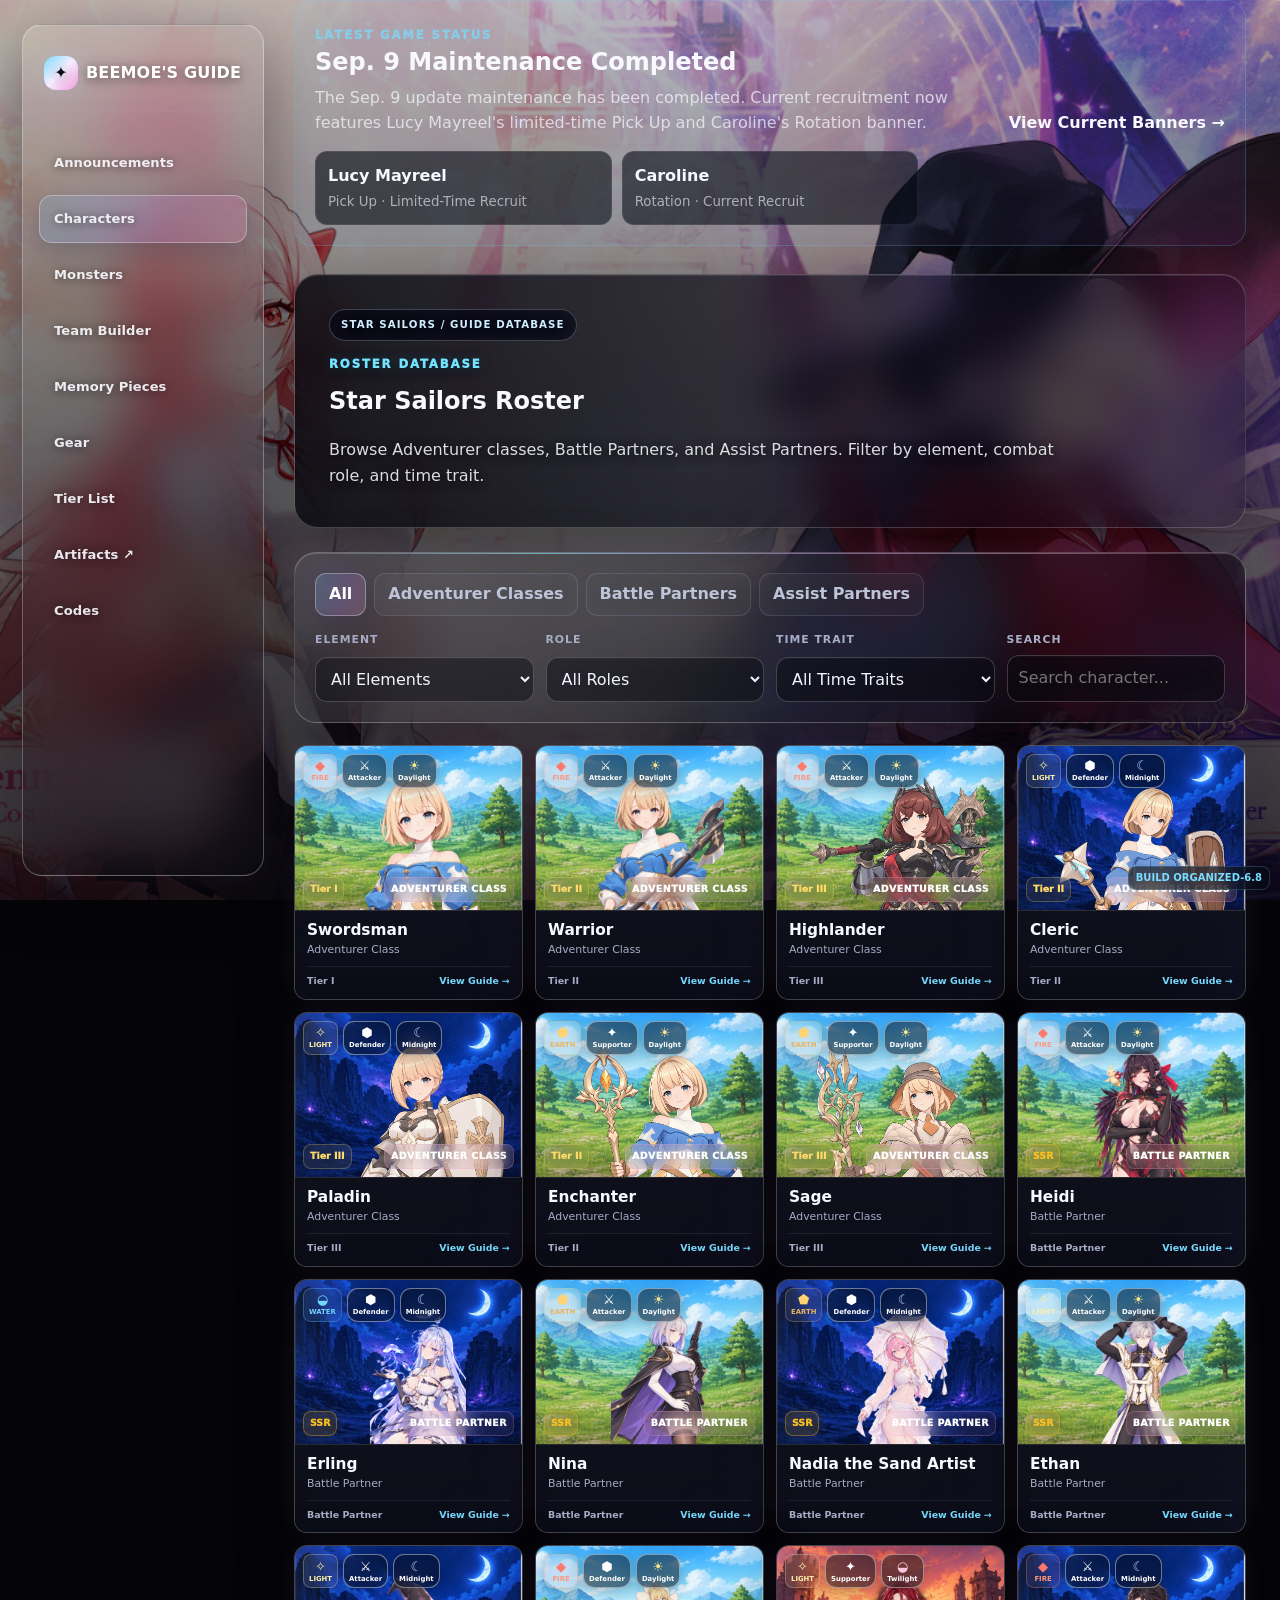
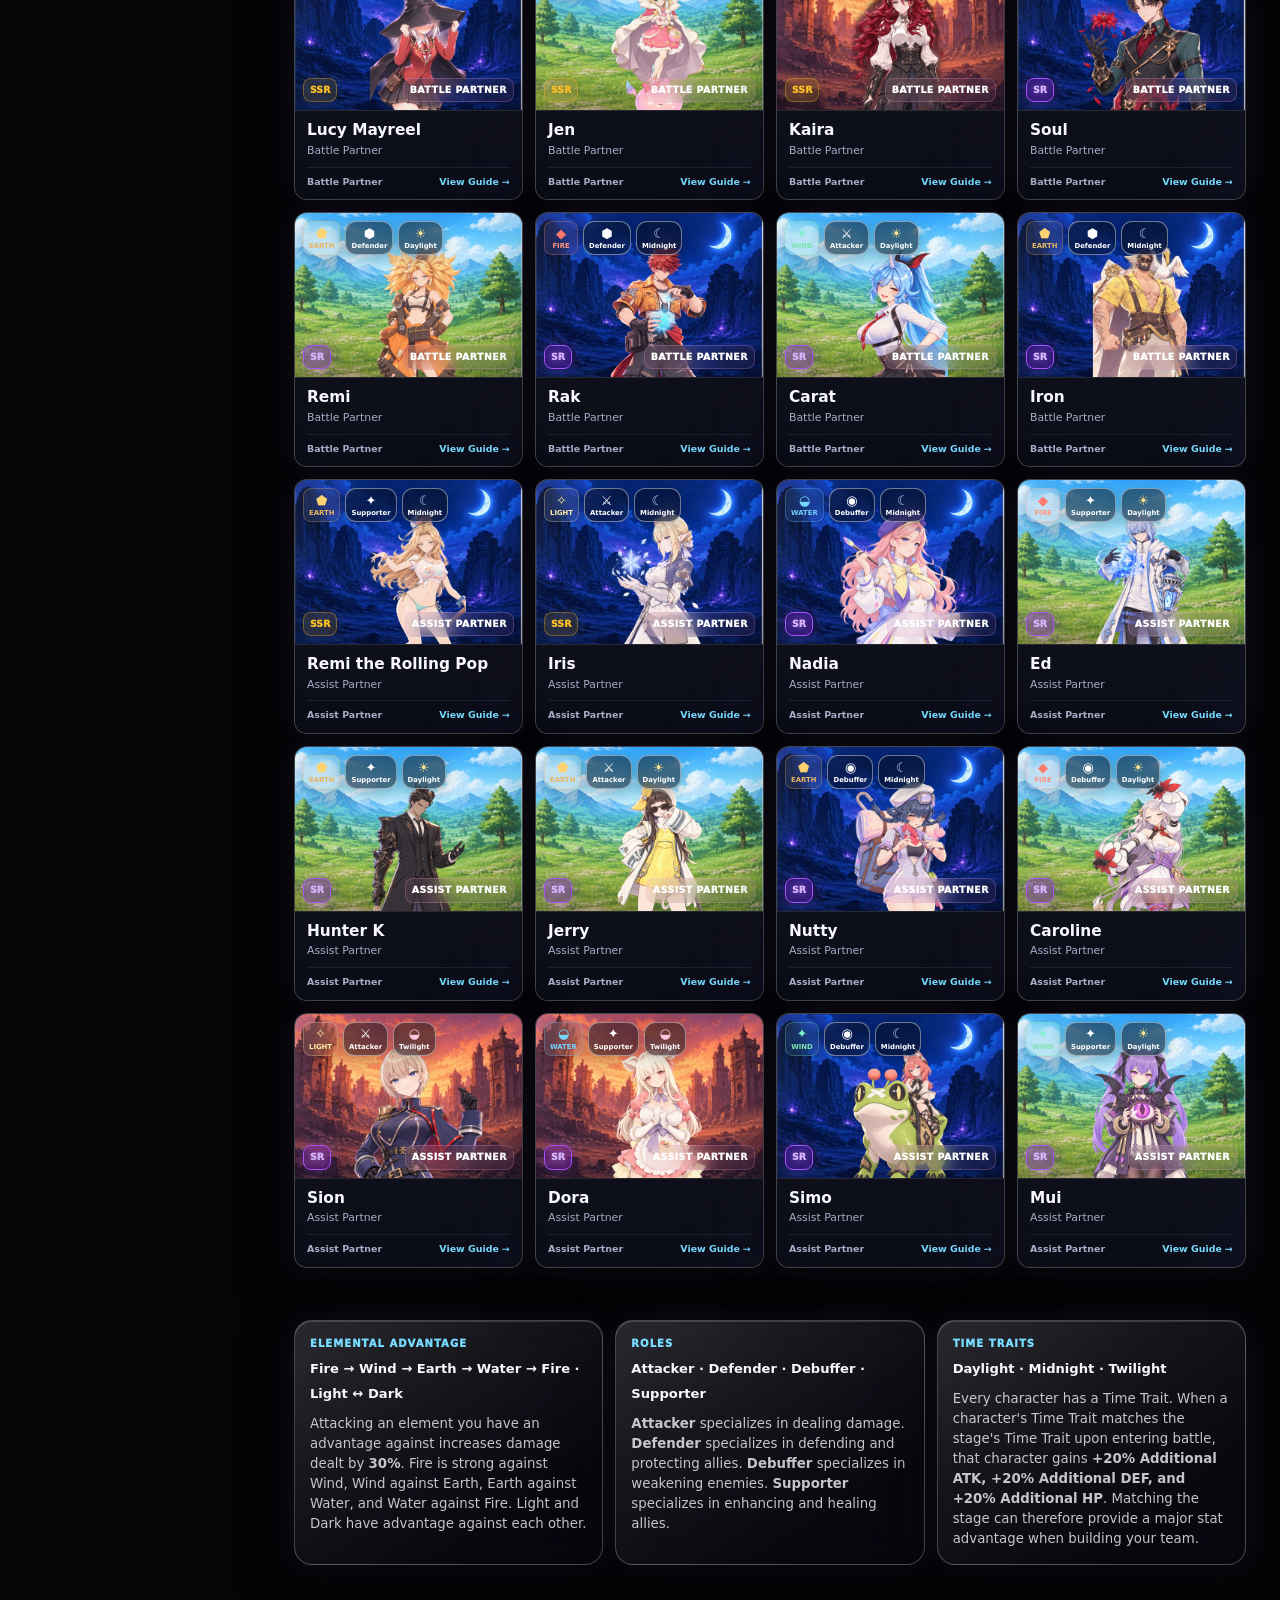
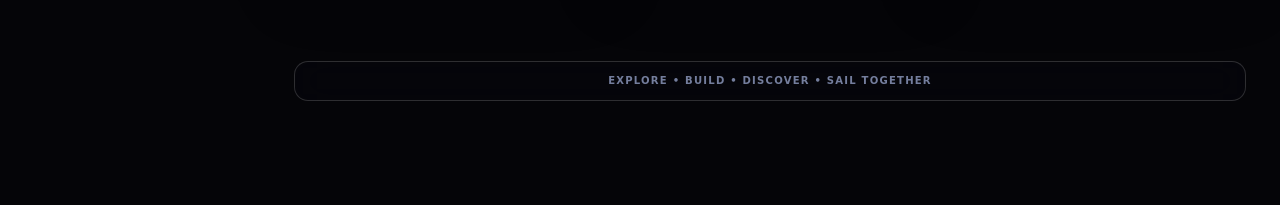
<file: index.html>
<!DOCTYPE html>
<html lang="en"><head><meta charset="UTF-8"><meta name="viewport" content="width=device-width, initial-scale=1.0"><meta name="description" content="Beemoe's Guide – Star Sailor's Edition"><title>Beemoe's Guide | Star Sailors</title><link rel="stylesheet" href="./css/base.css?v=1"><link rel="stylesheet" href="./css/retro-theme.css?v=1"><link rel="stylesheet" href="./css/layout-fix.css?v=1"><link rel="stylesheet" href="./css/anime-glass-theme.css?v=1"><link rel="stylesheet" href="./css/rarity-colors.css?v=2"><link rel="stylesheet" href="./css/announcements.css?v=1"><link rel="stylesheet" href="./css/roster-compact.css?v=4"></head><body>
<header class="topbar"><a class="logo" href="index.html"><span>✦</span> BEEMOE'S GUIDE</a><button id="menuBtn" class="menu-btn" aria-label="Open menu">☰</button><nav id="navLinks"><a href="announcements.html">Announcements</a><a class="active" href="index.html">Characters</a><a href="monsters.html">Monsters</a><a href="team-builder.html">Team Builder</a><a href="memory-pieces.html">Memory Pieces</a><a href="gear.html">Gear</a><a href="tier-list.html">Tier List</a><a href="https://argasaragih.com/star-sailors/artifacts" target="_blank" rel="noopener noreferrer" title="Open external Artifact guide">Artifacts ↗</a><a href="codes.html">Codes</a></nav></header>
<main class="wrap"><section class="home-news"><div class="home-news-top"><div><p class="eyebrow">LATEST GAME STATUS</p><h1>Sep. 9 Maintenance Completed</h1><p>The Sep. 9 update maintenance has been completed. Current recruitment now features Lucy Mayreel's limited-time Pick Up and Caroline's Rotation banner.</p></div><a class="home-news-link" href="announcements.html">View Current Banners →</a></div><div class="home-banner-mini"><a href="announcements.html"><strong>Lucy Mayreel</strong><small>Pick Up · Limited-Time Recruit</small></a><a href="announcements.html"><strong>Caroline</strong><small>Rotation · Current Recruit</small></a></div></section><section class="page-head"><p class="eyebrow">ROSTER DATABASE</p><h2>Star Sailors Roster</h2><p>Browse Adventurer classes, Battle Partners, and Assist Partners. Filter by element, combat role, and time trait.</p></section><section class="database-toolbar"><div class="database-tabs" id="typeTabs"><button class="db-tab active" data-type="all">All</button><button class="db-tab" data-type="adventurer">Adventurer Classes</button><button class="db-tab" data-type="battle">Battle Partners</button><button class="db-tab" data-type="assist">Assist Partners</button></div><div class="filter-grid"><label><span>Element</span><select id="elementFilter"><option value="all">All Elements</option><option>Fire</option><option>Wind</option><option>Earth</option><option>Water</option><option>Dark</option><option>Light</option></select></label><label><span>Role</span><select id="roleFilter"><option value="all">All Roles</option><option>Attacker</option><option>Defender</option><option>Debuffer</option><option>Supporter</option></select></label><label><span>Time Trait</span><select id="timeFilter"><option value="all">All Time Traits</option><option>Daylight</option><option>Midnight</option><option>Twilight</option></select></label><label class="search-box"><span>Search</span><input id="searchInput" type="search" placeholder="Search character..."></label></div></section><section><div id="characterGrid" class="character-grid"></div></section><section class="info-strip"><div><span class="info-kicker">ELEMENTAL ADVANTAGE</span><strong>Fire → Wind → Earth → Water → Fire · Light ↔ Dark</strong><small style="display:block;margin-top:8px;line-height:1.5;opacity:.78">Attacking an element you have an advantage against increases damage dealt by <b>30%</b>. Fire is strong against Wind, Wind against Earth, Earth against Water, and Water against Fire. Light and Dark have advantage against each other.</small></div><div><span class="info-kicker">ROLES</span><strong>Attacker · Defender · Debuffer · Supporter</strong><small style="display:block;margin-top:8px;line-height:1.5;opacity:.78"><b>Attacker</b> specializes in dealing damage. <b>Defender</b> specializes in defending and protecting allies. <b>Debuffer</b> specializes in weakening enemies. <b>Supporter</b> specializes in enhancing and healing allies.</small></div><div><span class="info-kicker">TIME TRAITS</span><strong>Daylight · Midnight · Twilight</strong><small style="display:block;margin-top:8px;line-height:1.5;opacity:.78">Every character has a Time Trait. When a character's Time Trait matches the stage's Time Trait upon entering battle, that character gains <b>+20% Additional ATK, +20% Additional DEF, and +20% Additional HP</b>. Matching the stage can therefore provide a major stat advantage when building your team.</small></div></section></main>
<script src="./data/game-data.js?v=12"></script><script src="./js/main.js?v=4"></script><div style="position:fixed;right:10px;bottom:10px;z-index:9999;font:700 10px/1.2 system-ui;padding:5px 7px;border-radius:8px;background:rgba(8,11,18,.62);backdrop-filter:blur(10px);color:#77dcff;border:1px solid rgba(119,220,255,.2)">BUILD ORGANIZED-6.8</div></body></html>
</file>
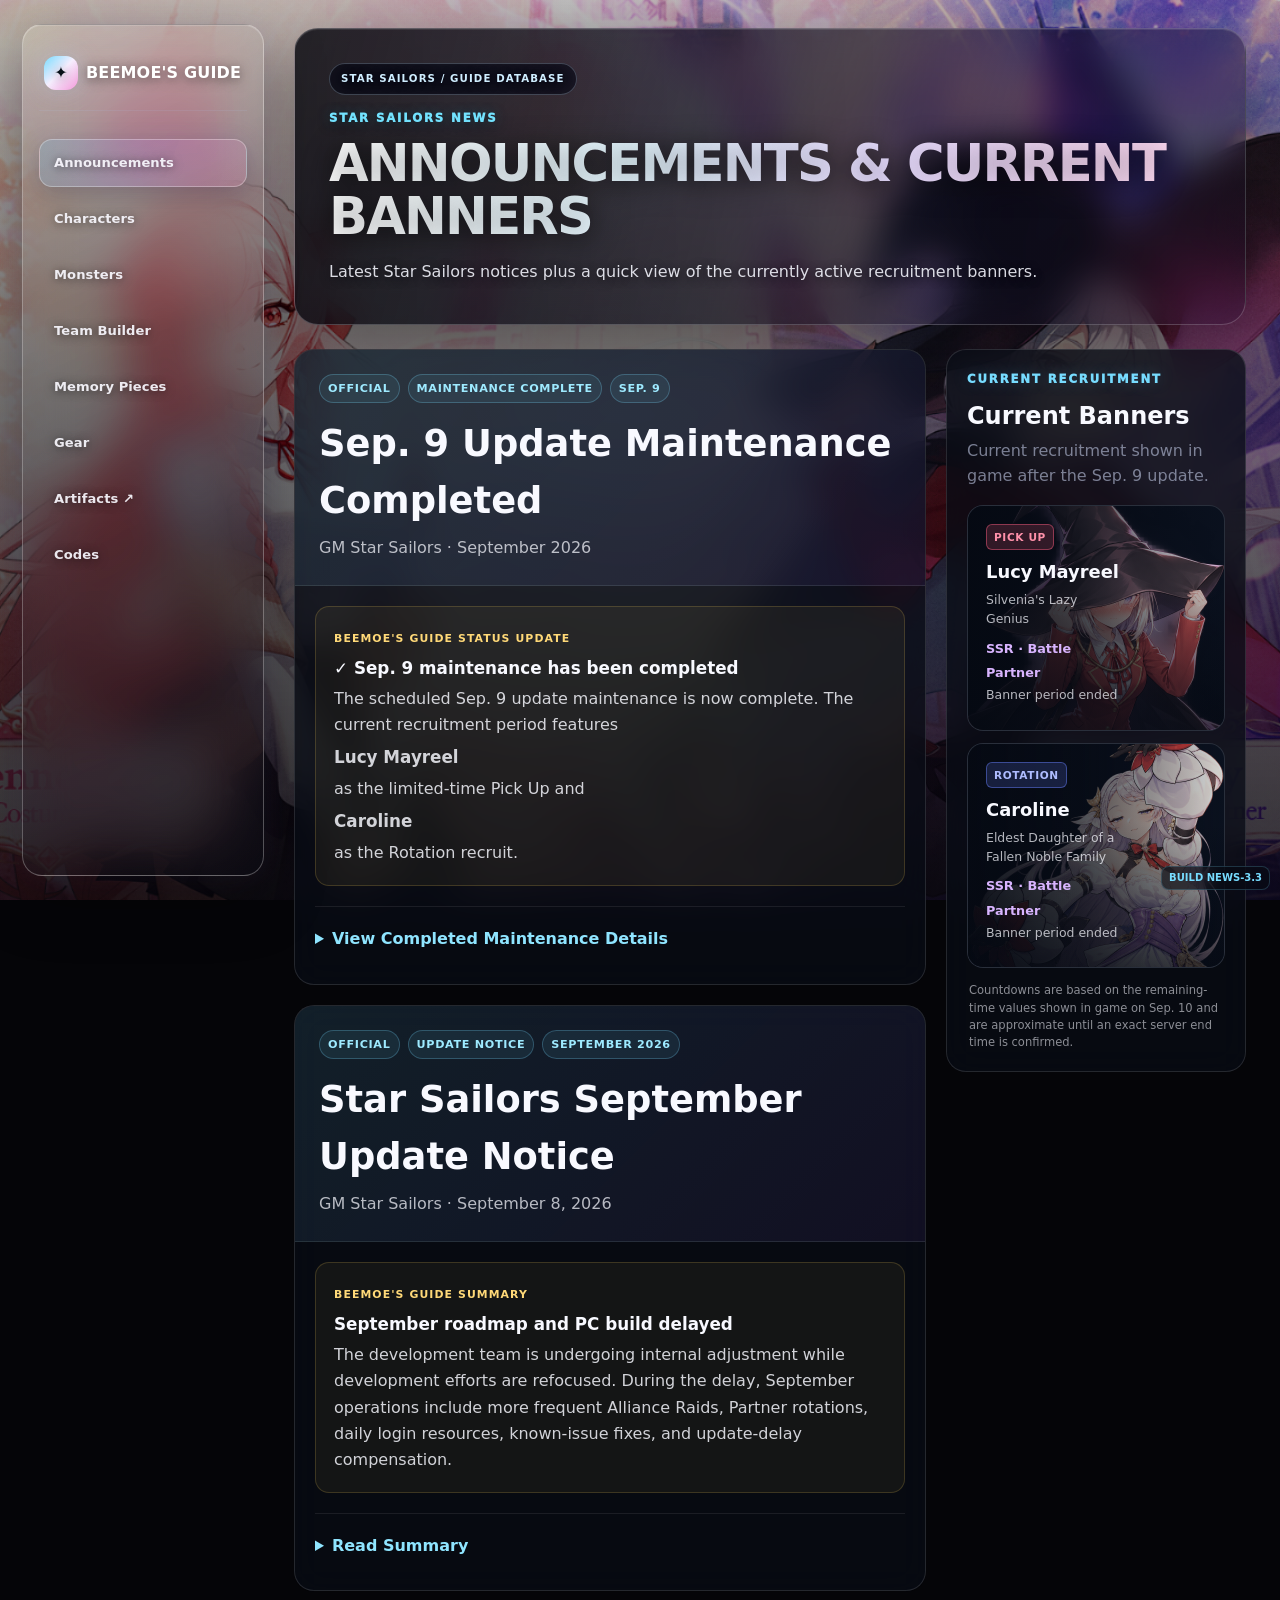
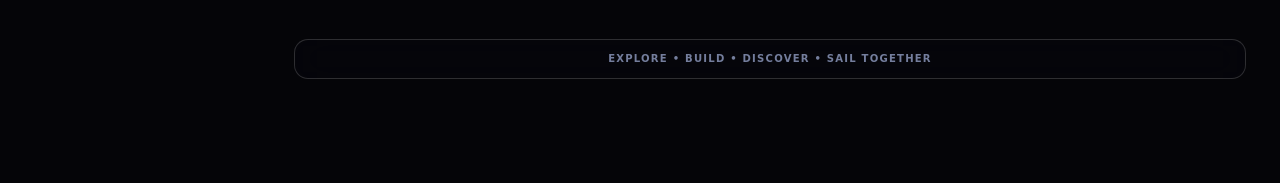
<file: announcements.html>
<!DOCTYPE html><html lang="en"><head><meta charset="UTF-8"><meta name="viewport" content="width=device-width,initial-scale=1"><meta name="description" content="Latest official Star Sailors announcements and current recruit banners"><title>Announcements | Beemoe's Guide</title><link rel="stylesheet" href="./css/base.css?v=11"><link rel="stylesheet" href="./css/retro-theme.css?v=11"><link rel="stylesheet" href="./css/layout-fix.css?v=14"><link rel="stylesheet" href="./css/anime-glass-theme.css?v=11"><link rel="stylesheet" href="./css/announcements.css?v=3"></head><body><header class="topbar"><a class="logo" href="index.html"><span>✦</span> BEEMOE'S GUIDE</a><button id="menuBtn" class="menu-btn" aria-label="Open menu">☰</button><nav id="navLinks"><a class="active" href="announcements.html">Announcements</a><a href="index.html">Characters</a><a href="monsters.html">Monsters</a><a href="team-builder.html">Team Builder</a><a href="memory-pieces.html">Memory Pieces</a><a href="gear.html">Gear</a><a href="https://argasaragih.com/star-sailors/artifacts" target="_blank" rel="noopener noreferrer" title="Open external Artifact guide">Artifacts ↗</a><a href="codes.html">Codes</a></nav></header><main class="wrap"><section class="page-head announcement-hero"><p class="eyebrow">STAR SAILORS NEWS</p><h1>Announcements & Current Banners</h1><p>Latest Star Sailors notices plus a quick view of the currently active recruitment banners.</p></section><div class="announcement-layout"><div><article class="official-card" style="margin-bottom:20px"><div class="official-head"><div class="notice-tags"><span class="notice-tag">OFFICIAL</span><span class="notice-tag">MAINTENANCE COMPLETE</span><span class="notice-tag">SEP. 9</span></div><h2>Sep. 9 Update Maintenance Completed</h2><p>GM Star Sailors · September 2026</p></div><div class="player-summary"><span>BEEMOE'S GUIDE STATUS UPDATE</span><strong>✓ Sep. 9 maintenance has been completed</strong><p>The scheduled Sep. 9 update maintenance is now complete. The current recruitment period features <strong>Lucy Mayreel</strong> as the limited-time Pick Up and <strong>Caroline</strong> as the Rotation recruit.</p></div><div class="official-body"><details><summary>View Completed Maintenance Details</summary><div class="official-copy"><section class="notice-section"><div class="notice-number">✓</div><div><h3>Sep. 9 Update Maintenance</h3><div class="notice-feature"><strong>■ Status: Completed</strong><p>Scheduled maintenance window: <strong>Sep. 9, 2:00 AM–5:00 AM UTC</strong>.</p><p>The maintenance period has ended and this notice is retained for reference.</p></div></div></section><section class="notice-section"><div class="notice-number">✦</div><div><h3>Update Content</h3><div class="notice-feature"><ul><li>Rotation Recruit for <strong>Caroline</strong>.</li><li><strong>Caroline Trial Event</strong>.</li><li>Current limited-time recruitment for <strong>Lucy Mayreel</strong>.</li></ul></div></div></section></div></details></div></article><article class="official-card"><div class="official-head"><div class="notice-tags"><span class="notice-tag">OFFICIAL</span><span class="notice-tag">UPDATE NOTICE</span><span class="notice-tag">SEPTEMBER 2026</span></div><h2>Star Sailors September Update Notice</h2><p>GM Star Sailors · September 8, 2026</p></div><div class="player-summary"><span>BEEMOE'S GUIDE SUMMARY</span><strong>September roadmap and PC build delayed</strong><p>The development team is undergoing internal adjustment while development efforts are refocused. During the delay, September operations include more frequent Alliance Raids, Partner rotations, daily login resources, known-issue fixes, and update-delay compensation.</p></div><div class="official-body"><details><summary>Read Summary</summary><div class="official-copy"><section class="notice-section"><div class="notice-number">01</div><div><h3>September Operation Plan</h3><p>Alliance Raid cycles are shortened to once every two weeks, Partner rotations continue, and September daily login rewards are available during the announced period.</p></div></section><section class="notice-section"><div class="notice-number">02</div><div><h3>Known Issues & Delays</h3><p>The September roadmap and PC build were delayed while the development team undergoes internal adjustment. Known issues are being addressed sequentially.</p></div></section><section class="notice-section"><div class="notice-number">03</div><div><h3>Update Delay Compensation</h3><div class="compensation-box"><span>🎁 COMPENSATION</span><div class="reward-grid"><strong>Golden Compass ×10</strong><strong>Diamond ×2,000</strong><strong>Bulging Mushroom ×10</strong></div></div></div></section></div></details></div></article></div><aside class="banner-section"><p class="eyebrow">CURRENT RECRUITMENT</p><h2>Current Banners</h2><p class="lead">Current recruitment shown in game after the Sep. 9 update.</p><div class="banner-stack"><article class="recruit-card"><div class="recruit-art"><img src="assets/characters/lucy-mayreel.png" alt="Lucy Mayreel"></div><div class="recruit-copy"><span class="recruit-type pickup">PICK UP</span><h3>Lucy Mayreel</h3><p>Silvenia's Lazy Genius</p><strong>SSR · Battle Partner</strong><p class="banner-timer" data-end="2026-09-23T15:59:59Z">Calculating time remaining…</p></div></article><article class="recruit-card"><div class="recruit-art"><img src="assets/characters/caroline.png" alt="Caroline"></div><div class="recruit-copy"><span class="recruit-type rotation">ROTATION</span><h3>Caroline</h3><p>Eldest Daughter of a Fallen Noble Family</p><strong>SSR · Battle Partner</strong><p class="banner-timer" data-end="2026-10-07T15:59:59Z">Calculating time remaining…</p></div></article></div><p class="banner-disclaimer">Countdowns are based on the remaining-time values shown in game on Sep. 10 and are approximate until an exact server end time is confirmed.</p></aside></div></main><script>const b=document.getElementById('menuBtn'),n=document.getElementById('navLinks');if(b&&n)b.addEventListener('click',()=>n.classList.toggle('open'));function updateBannerTimers(){document.querySelectorAll('.banner-timer').forEach(el=>{const end=new Date(el.dataset.end).getTime(),diff=end-Date.now();if(diff<=0){el.textContent='Banner period ended';return;}const d=Math.floor(diff/86400000),h=Math.floor(diff%86400000/3600000),m=Math.floor(diff%3600000/60000);el.textContent='⏱ '+d+'d '+h+'h '+m+'m remaining';});}updateBannerTimers();setInterval(updateBannerTimers,60000);</script><div style="position:fixed;right:10px;bottom:10px;z-index:9999;font:700 10px/1.2 system-ui;padding:5px 7px;border-radius:8px;background:rgba(8,11,18,.62);backdrop-filter:blur(10px);color:#77dcff;border:1px solid rgba(119,220,255,.2)">BUILD NEWS-3.3</div></body></html>
</file>
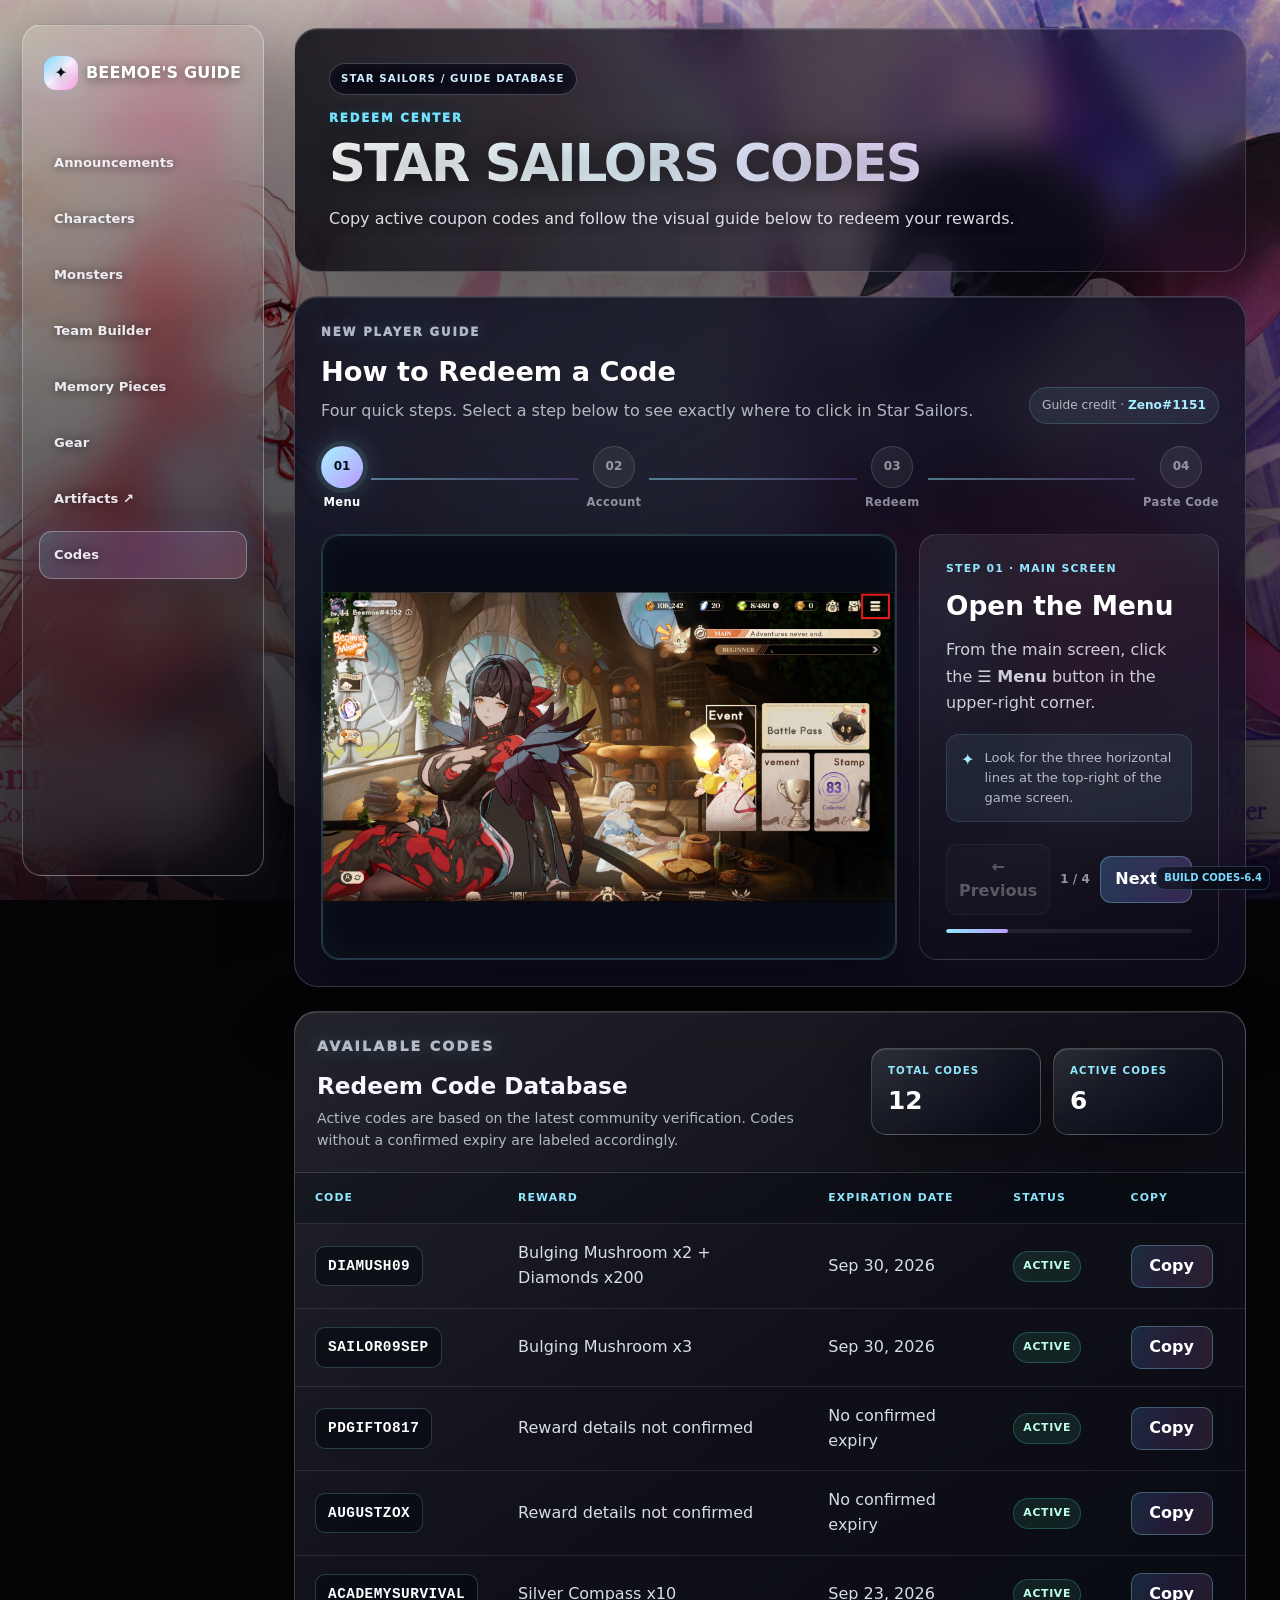
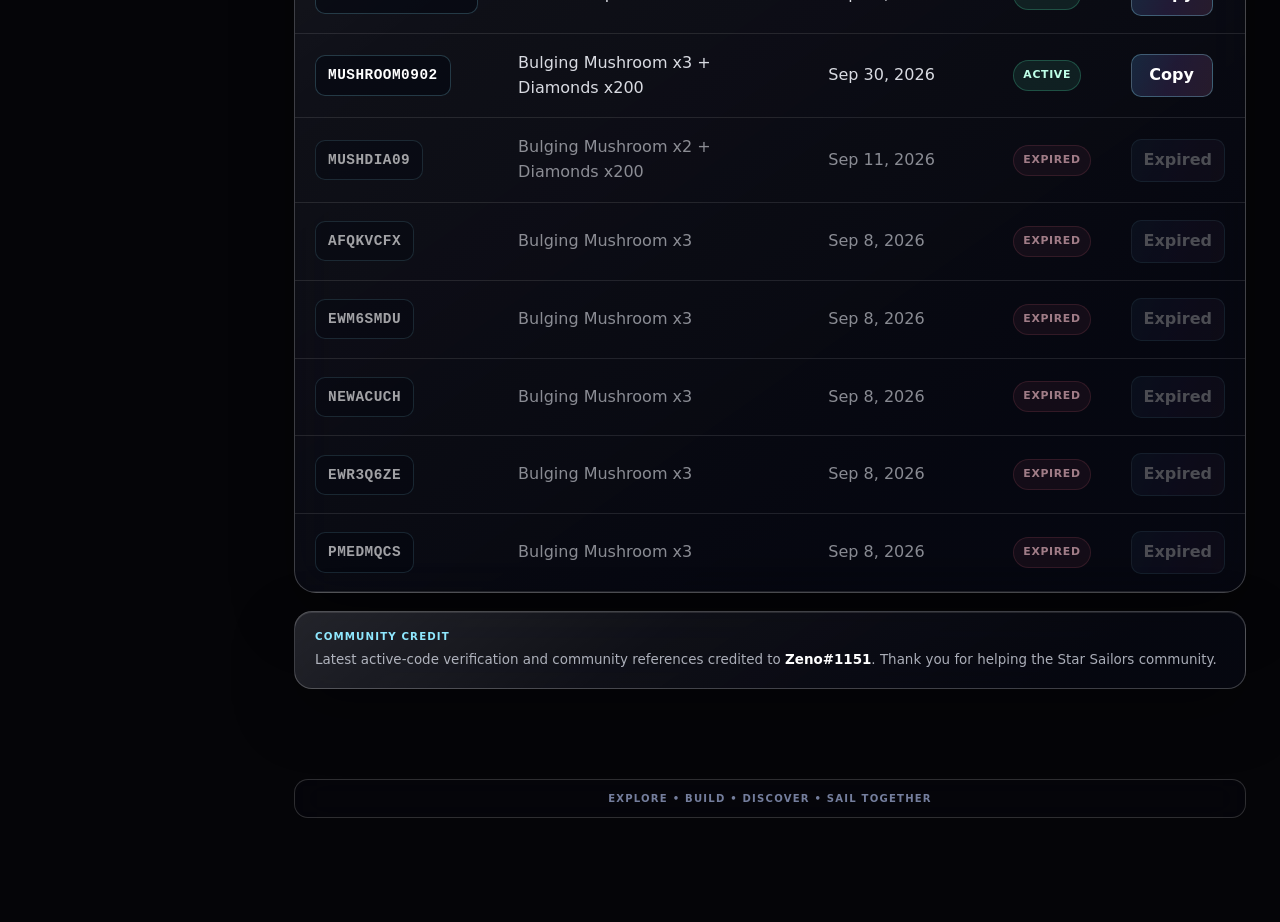
<file: codes.html>
<!DOCTYPE html><html lang="en"><head><meta charset="UTF-8"><meta name="viewport" content="width=device-width, initial-scale=1.0"><meta name="description" content="Star Sailors redeem codes with copy buttons, expiration dates, and redemption guide"><title>Codes | Beemoe's Guide</title><link rel="stylesheet" href="./css/base.css?v=1"><link rel="stylesheet" href="./css/retro-theme.css?v=1"><link rel="stylesheet" href="./css/layout-fix.css?v=1"><link rel="stylesheet" href="./css/anime-glass-theme.css?v=1"><link rel="stylesheet" href="./css/codes.css?v=5"></head><body><header class="topbar"><a class="logo" href="index.html"><span>✦</span> BEEMOE'S GUIDE</a><button id="menuBtn" class="menu-btn" aria-label="Open menu">☰</button><nav id="navLinks"><a href="announcements.html">Announcements</a><a href="index.html">Characters</a><a href="monsters.html">Monsters</a><a href="team-builder.html">Team Builder</a><a href="memory-pieces.html">Memory Pieces</a><a href="gear.html">Gear</a><a href="https://argasaragih.com/star-sailors/artifacts" target="_blank" rel="noopener noreferrer" title="Open external Artifact guide">Artifacts ↗</a><a class="active" href="codes.html">Codes</a></nav></header><main class="wrap"><section class="page-head"><p class="eyebrow">REDEEM CENTER</p><h1>Star Sailors Codes</h1><p>Copy active coupon codes and follow the visual guide below to redeem your rewards.</p></section><section class="redeem-guide"><div class="redeem-guide-head"><div><p class="eyebrow">NEW PLAYER GUIDE</p><h2>How to Redeem a Code</h2><p>Four quick steps. Select a step below to see exactly where to click in Star Sailors.</p></div><span class="guide-credit">Guide credit · <strong>Zeno#1151</strong></span></div><div class="redeem-timeline" role="tablist" aria-label="Redeem code steps"><button class="guide-step-tab active" data-guide-step="0"><span>01</span><b>Menu</b></button><i></i><button class="guide-step-tab" data-guide-step="1"><span>02</span><b>Account</b></button><i></i><button class="guide-step-tab" data-guide-step="2"><span>03</span><b>Redeem</b></button><i></i><button class="guide-step-tab" data-guide-step="3"><span>04</span><b>Paste Code</b></button></div><div class="guide-viewer"><div class="guide-image-shell"><img id="guideImage" src="assets/ui/code-step-1.png" alt="Star Sailors main screen showing the Menu button"><div class="guide-image-glow"></div></div><div class="guide-copy"><span id="guideKicker" class="guide-kicker">STEP 01 · MAIN SCREEN</span><h3 id="guideTitle">Open the Menu</h3><p id="guideText">From the main screen, click the <strong>☰ Menu</strong> button in the upper-right corner.</p><div class="guide-tip"><span>✦</span><p id="guideTip">Look for the three horizontal lines at the top-right of the game screen.</p></div><div class="guide-controls"><button id="guidePrev" class="guide-nav-btn" disabled>← Previous</button><span id="guideProgress">1 / 4</span><button id="guideNext" class="guide-nav-btn primary">Next →</button></div><div class="guide-progress-track"><span id="guideProgressBar" style="width:25%"></span></div></div></div></section><section class="codes-table-shell" id="active-codes"><div class="codes-table-header"><div class="codes-table-title"><p class="eyebrow">AVAILABLE CODES</p><h2>Redeem Code Database</h2><p>Active codes are based on the latest community verification. Codes without a confirmed expiry are labeled accordingly.</p></div><div class="codes-summary"><div class="codes-summary-card"><span>Total Codes</span><strong id="codeCount">0</strong></div><div class="codes-summary-card"><span>Active Codes</span><strong id="activeCodeCount">0</strong></div></div></div><div class="codes-table-scroll"><table class="codes-table"><thead><tr><th>Code</th><th>Reward</th><th>Expiration Date</th><th>Status</th><th>Copy</th></tr></thead><tbody id="codeTableBody"></tbody></table></div></section><section class="codes-credit"><span>COMMUNITY CREDIT</span><p>Latest active-code verification and community references credited to <strong>Zeno#1151</strong>. Thank you for helping the Star Sailors community.</p></section></main><script src="./data/codes.js?v=4"></script><script src="./js/codes.js?v=4"></script><div style="position:fixed;right:10px;bottom:10px;z-index:9999;font:700 10px/1.2 system-ui;padding:5px 7px;border-radius:8px;background:rgba(8,11,18,.62);backdrop-filter:blur(10px);color:#77dcff;border:1px solid rgba(119,220,255,.2)">BUILD CODES-6.4</div></body></html>
</file>
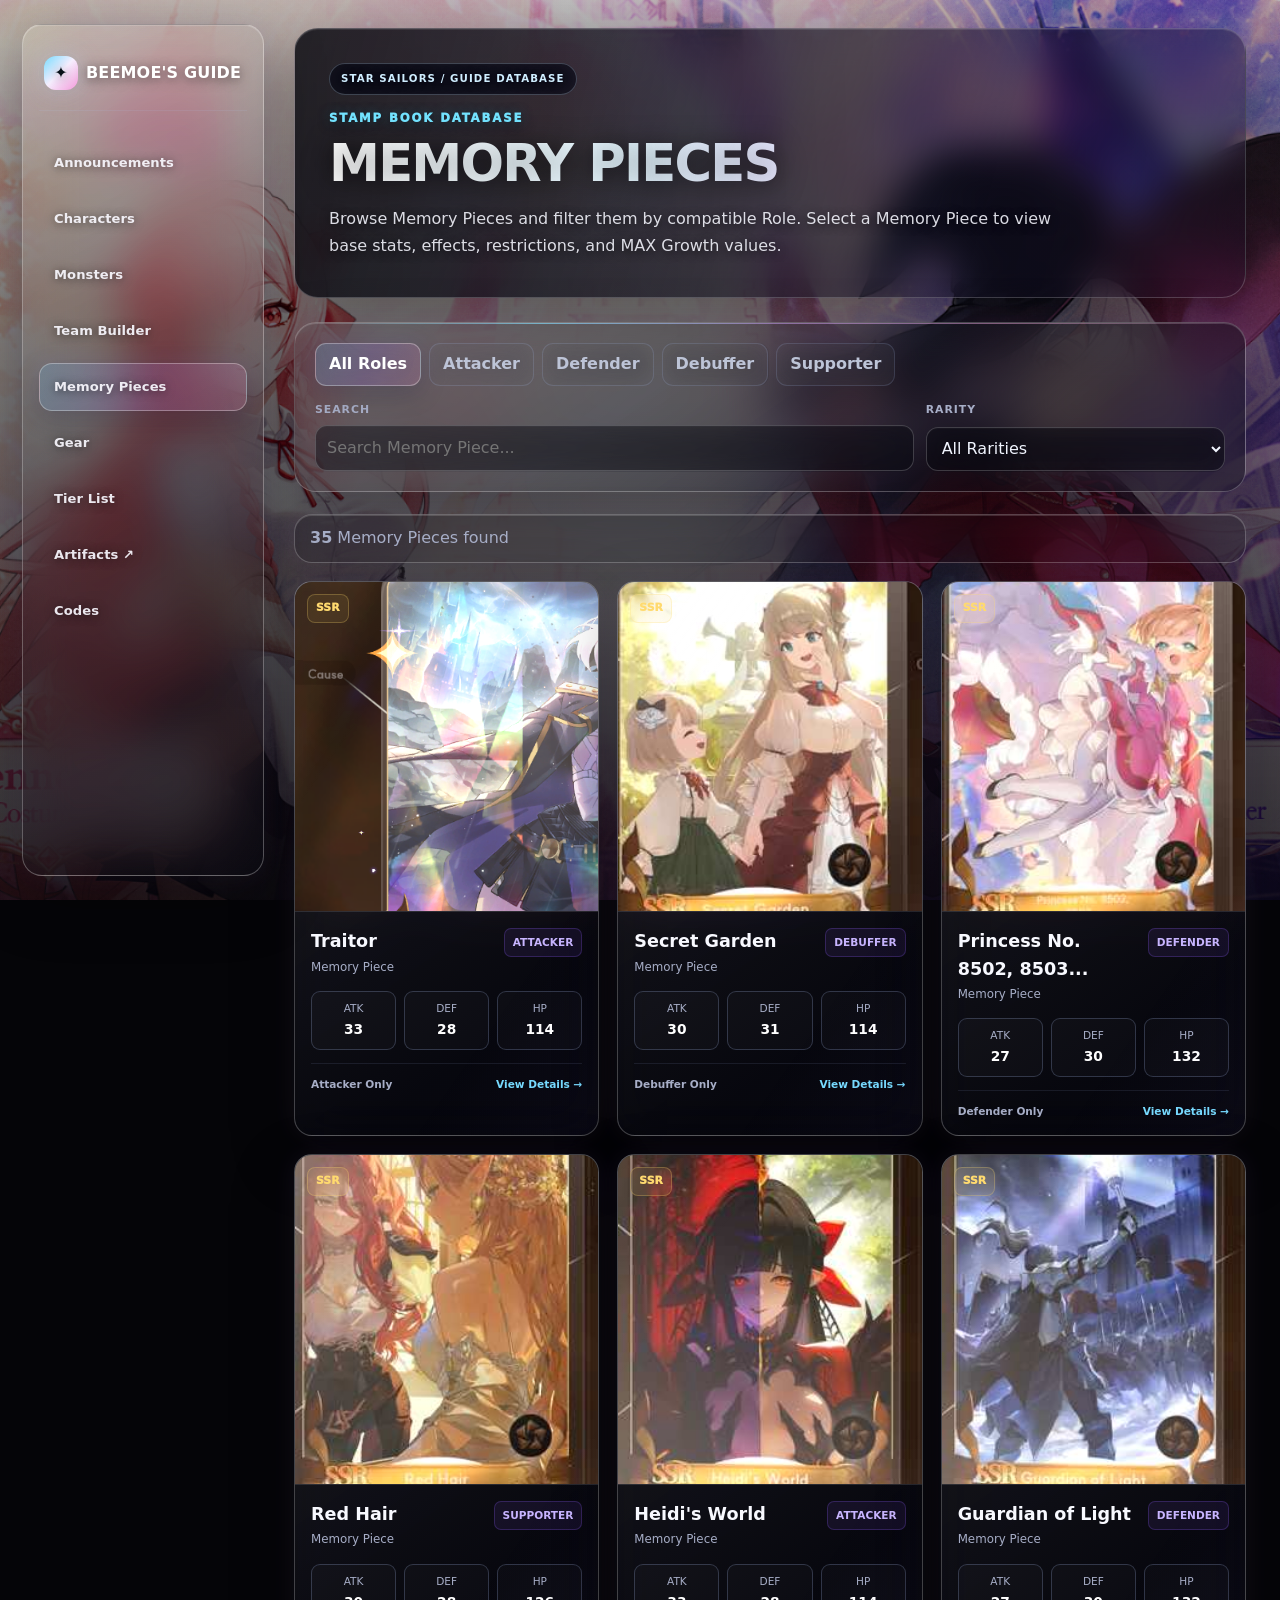
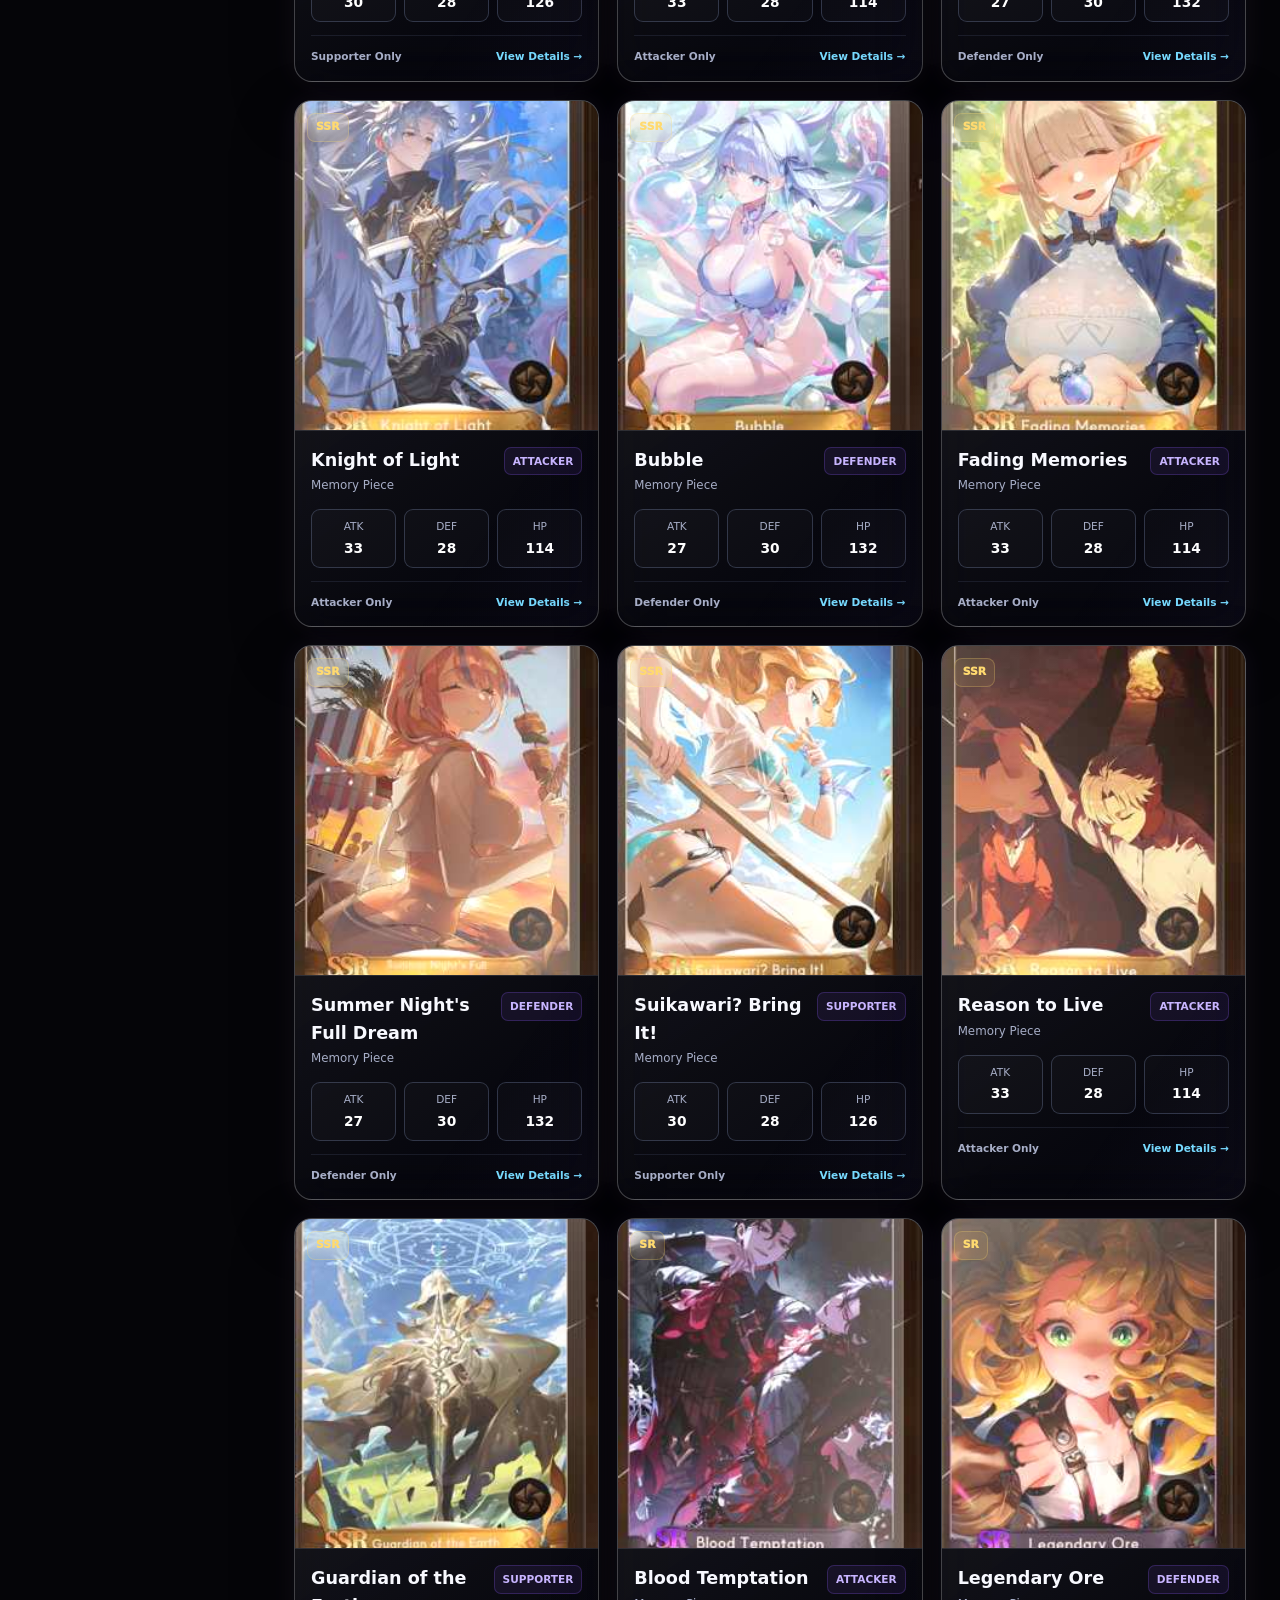
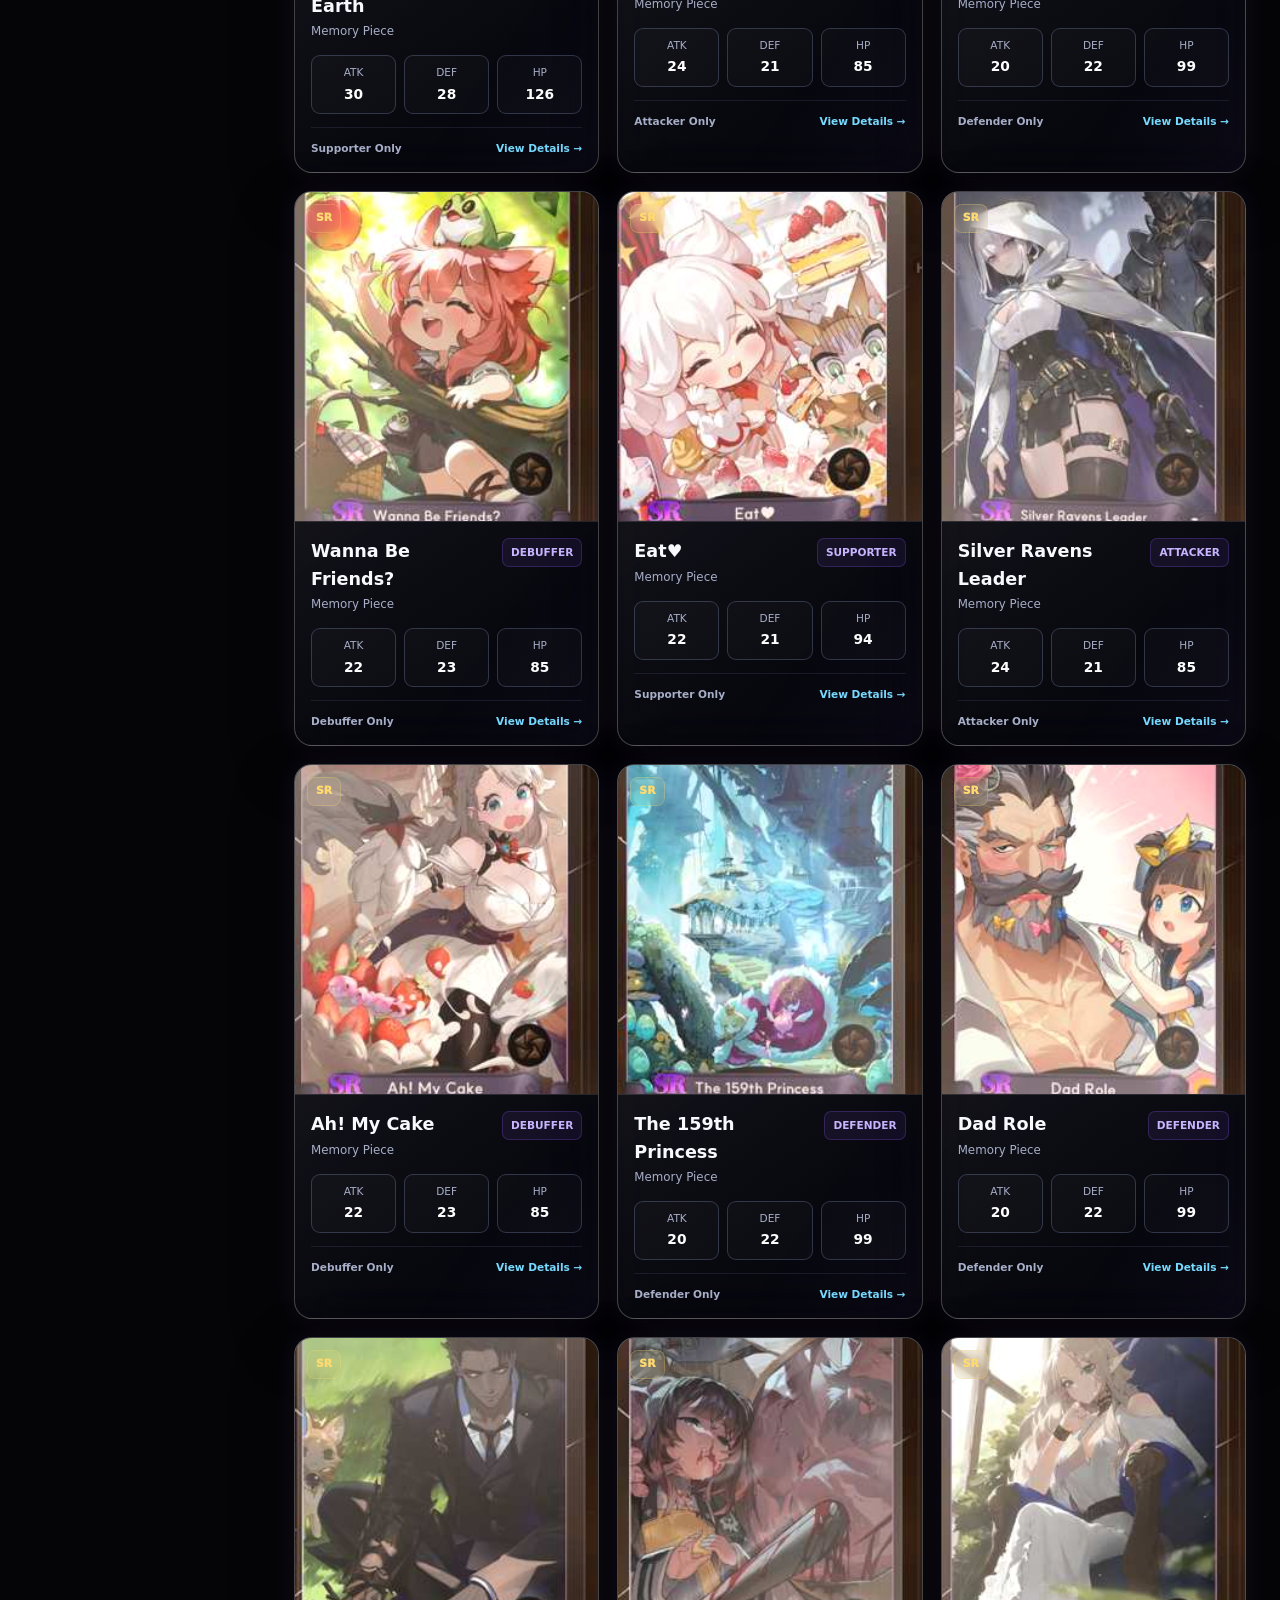
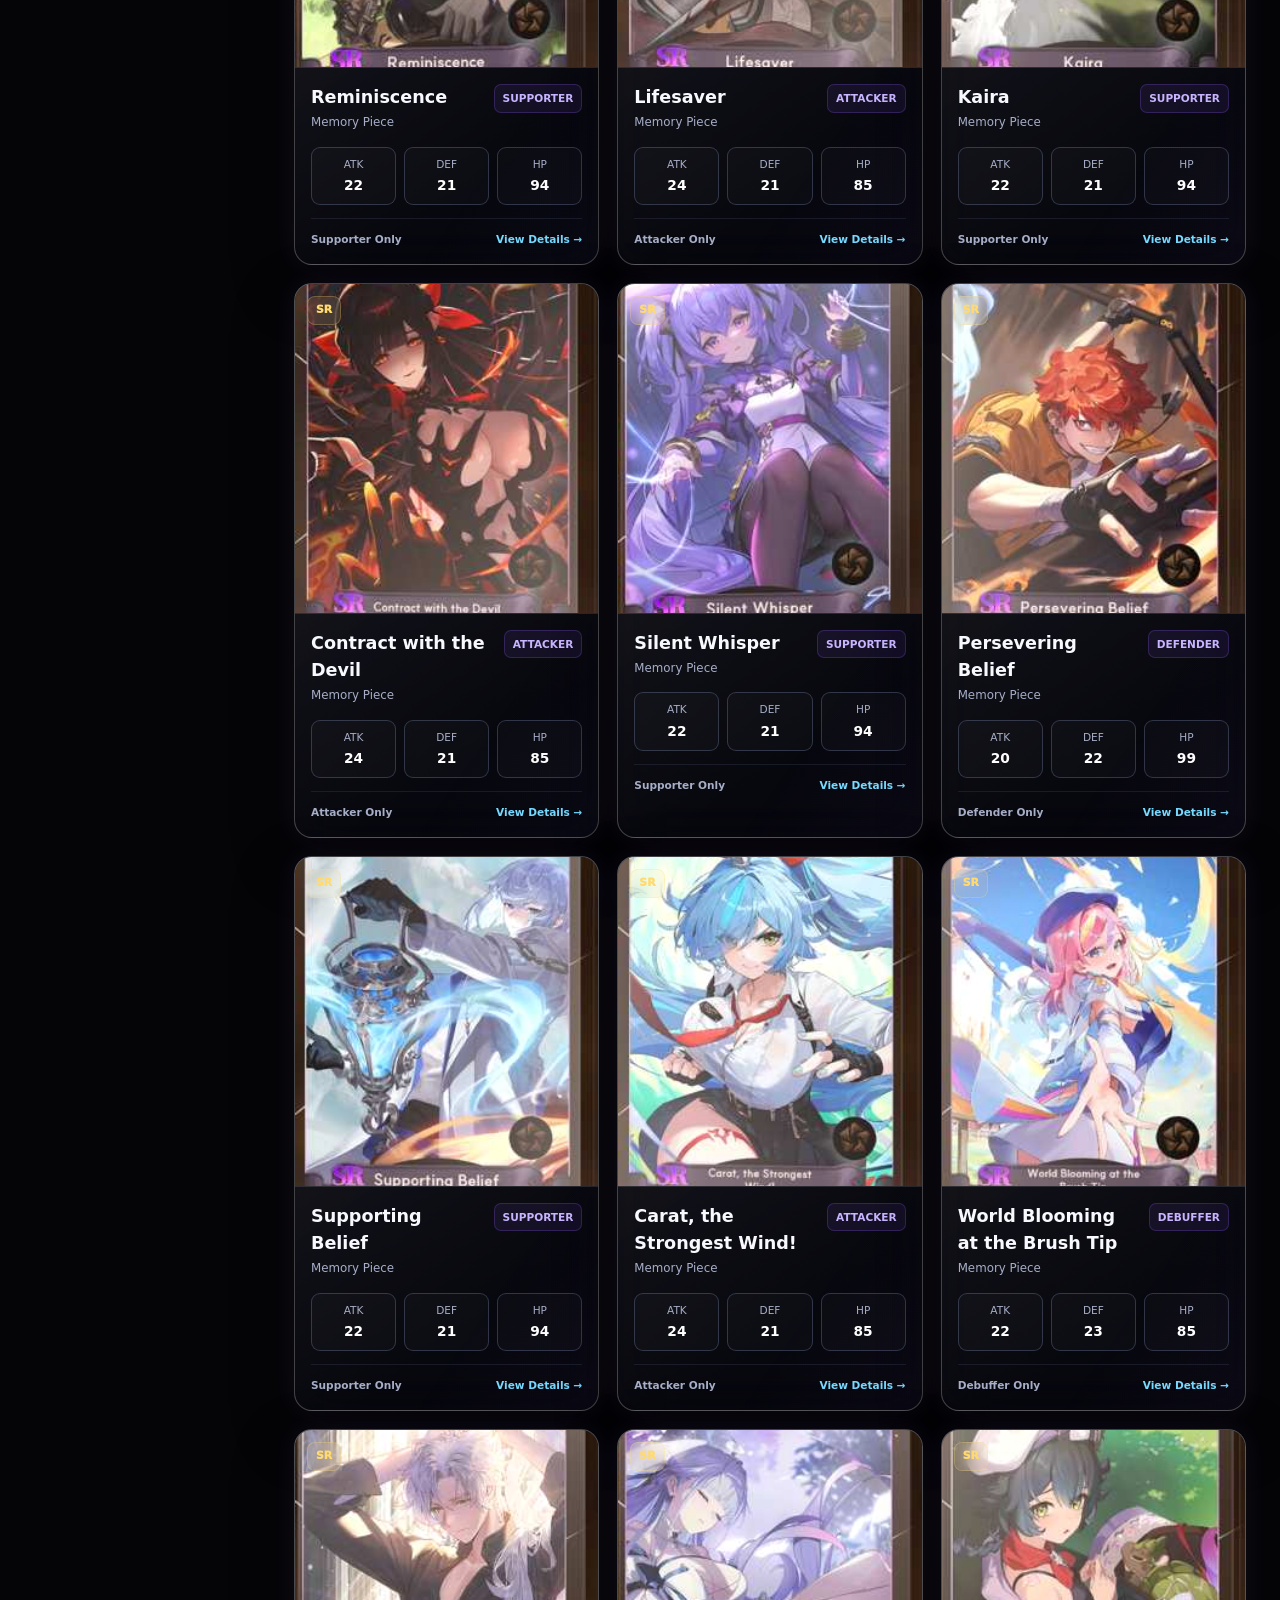
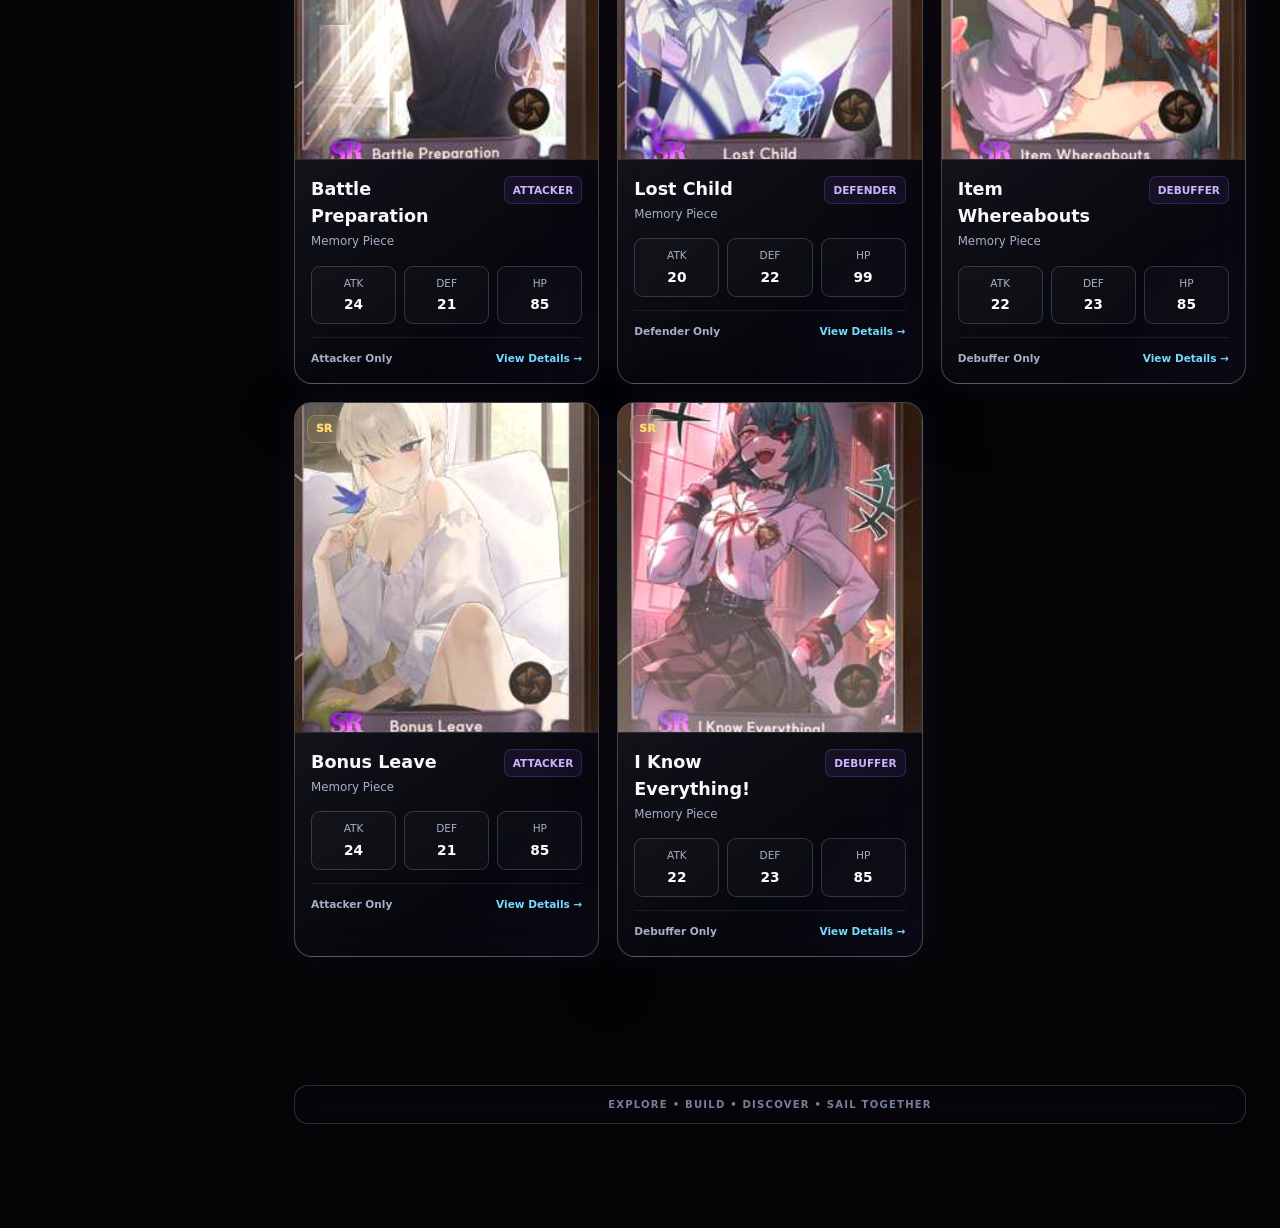
<file: memory-pieces.html>
<!DOCTYPE html><html lang="en"><head><meta charset="UTF-8"><meta name="viewport" content="width=device-width, initial-scale=1.0"><title>Memory Pieces | Beemoe's Guide</title><link rel="stylesheet" href="css/base.css?v=1"><link rel="stylesheet" href="css/retro-theme.css?v=1"><link rel="stylesheet" href="css/layout-fix.css?v=1"><link rel="stylesheet" href="css/anime-glass-theme.css?v=1"></head><body><header class="topbar"><a class="logo" href="index.html"><span>✦</span> BEEMOE'S GUIDE</a><button id="menuBtn" class="menu-btn" aria-label="Open menu">☰</button><nav id="navLinks"><a href="announcements.html">Announcements</a><a href="index.html">Characters</a><a href="monsters.html">Monsters</a><a href="team-builder.html">Team Builder</a><a class="active" href="memory-pieces.html">Memory Pieces</a><a href="gear.html">Gear</a><a href="tier-list.html">Tier List</a><a href="https://argasaragih.com/star-sailors/artifacts" target="_blank" rel="noopener noreferrer" title="Open external Artifact guide">Artifacts ↗</a><a href="codes.html">Codes</a></nav></header><main class="wrap"><section class="page-head"><p class="eyebrow">STAMP BOOK DATABASE</p><h1>Memory Pieces</h1><p>Browse Memory Pieces and filter them by compatible Role. Select a Memory Piece to view base stats, effects, restrictions, and MAX Growth values.</p></section><section class="database-toolbar"><div class="database-tabs" id="memoryRoleTabs"><button class="db-tab active" data-role="all">All Roles</button><button class="db-tab" data-role="Attacker">Attacker</button><button class="db-tab" data-role="Defender">Defender</button><button class="db-tab" data-role="Debuffer">Debuffer</button><button class="db-tab" data-role="Supporter">Supporter</button></div><div class="filter-grid memory-filter-grid"><label class="search-box"><span>Search</span><input id="memorySearch" type="search" placeholder="Search Memory Piece..."></label><label><span>Rarity</span><select id="rarityFilter"><option value="all">All Rarities</option><option value="SSR">SSR</option><option value="SR">SR</option><option value="R">R</option></select></label></div></section><section><div class="results-bar"><p><strong id="memoryCount">0</strong> Memory Pieces found</p></div><div id="memoryGrid" class="memory-grid"></div></section></main><script src="data/memory-pieces.js?v=1"></script><script src="js/memory-image-paths.js?v=1"></script><script>if (typeof renderMemoryPieces === "function") { renderMemoryPieces(); }</script></body></html>
</file>
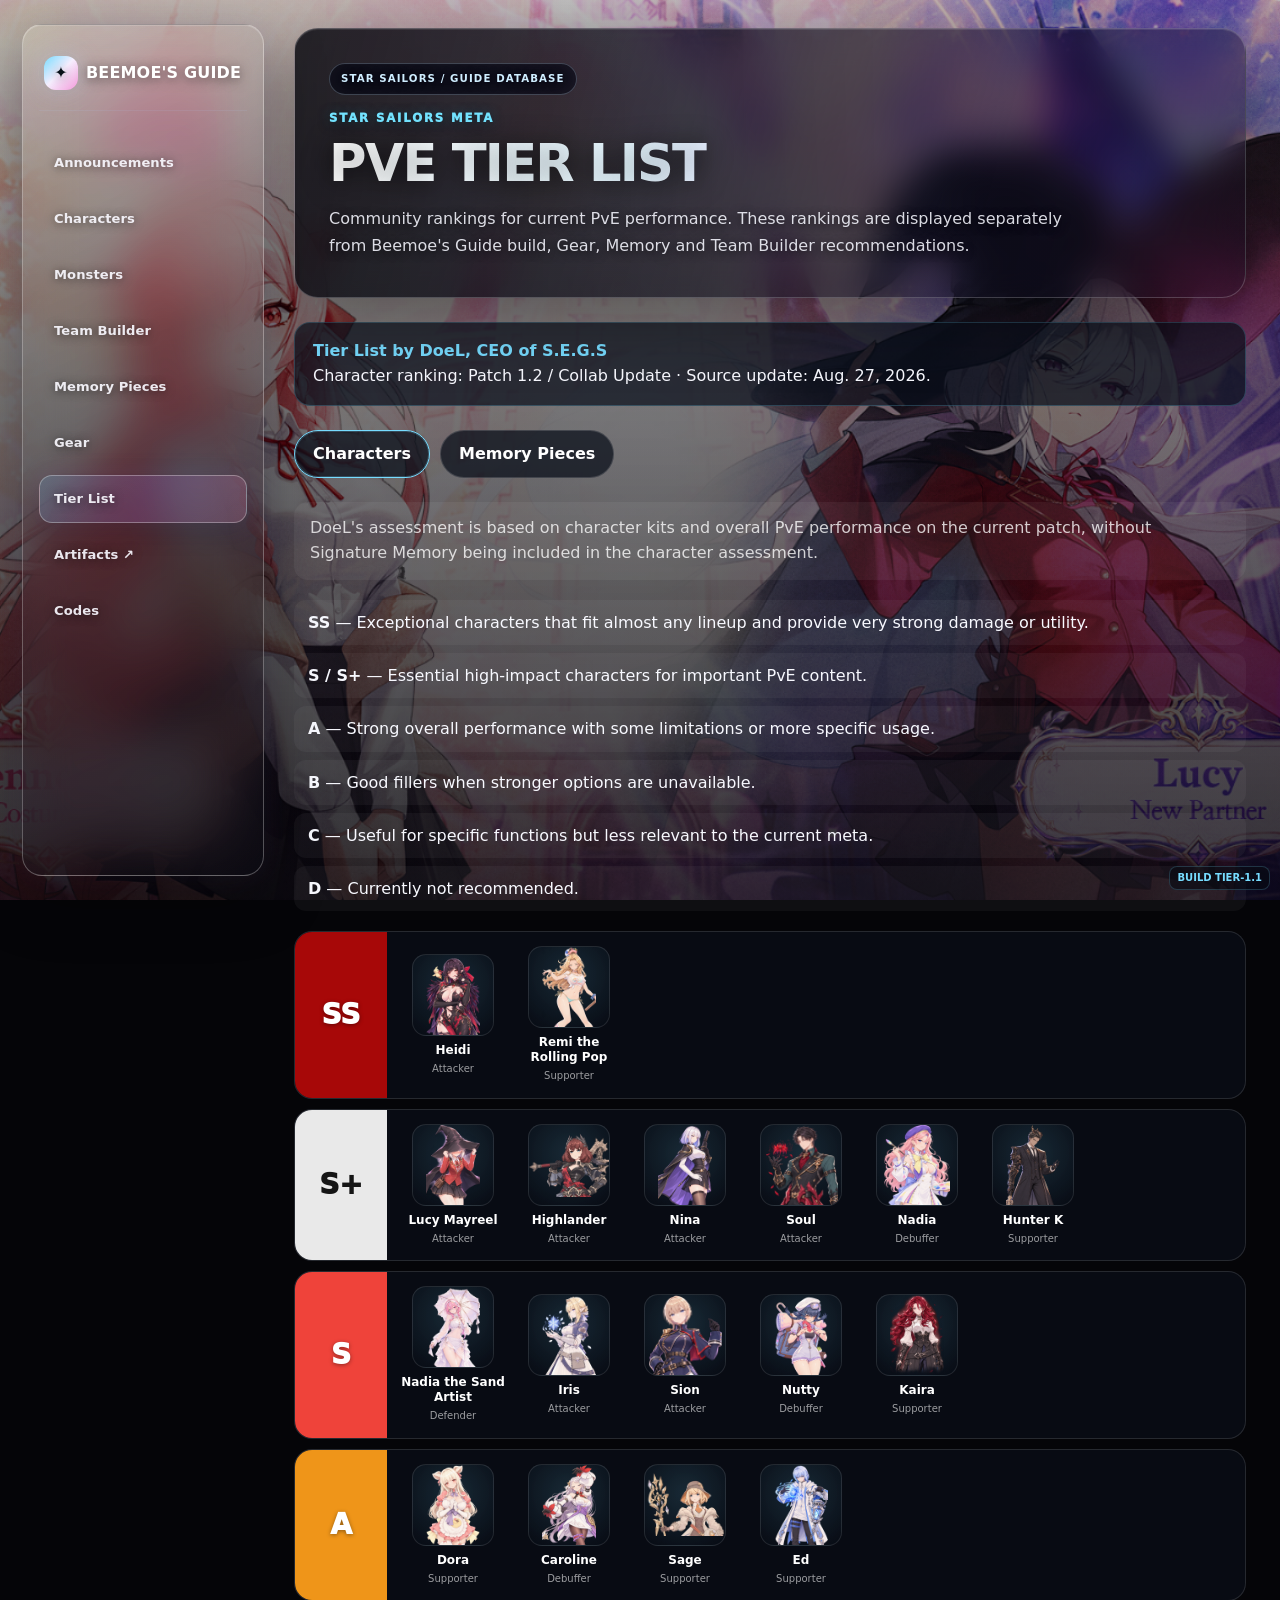
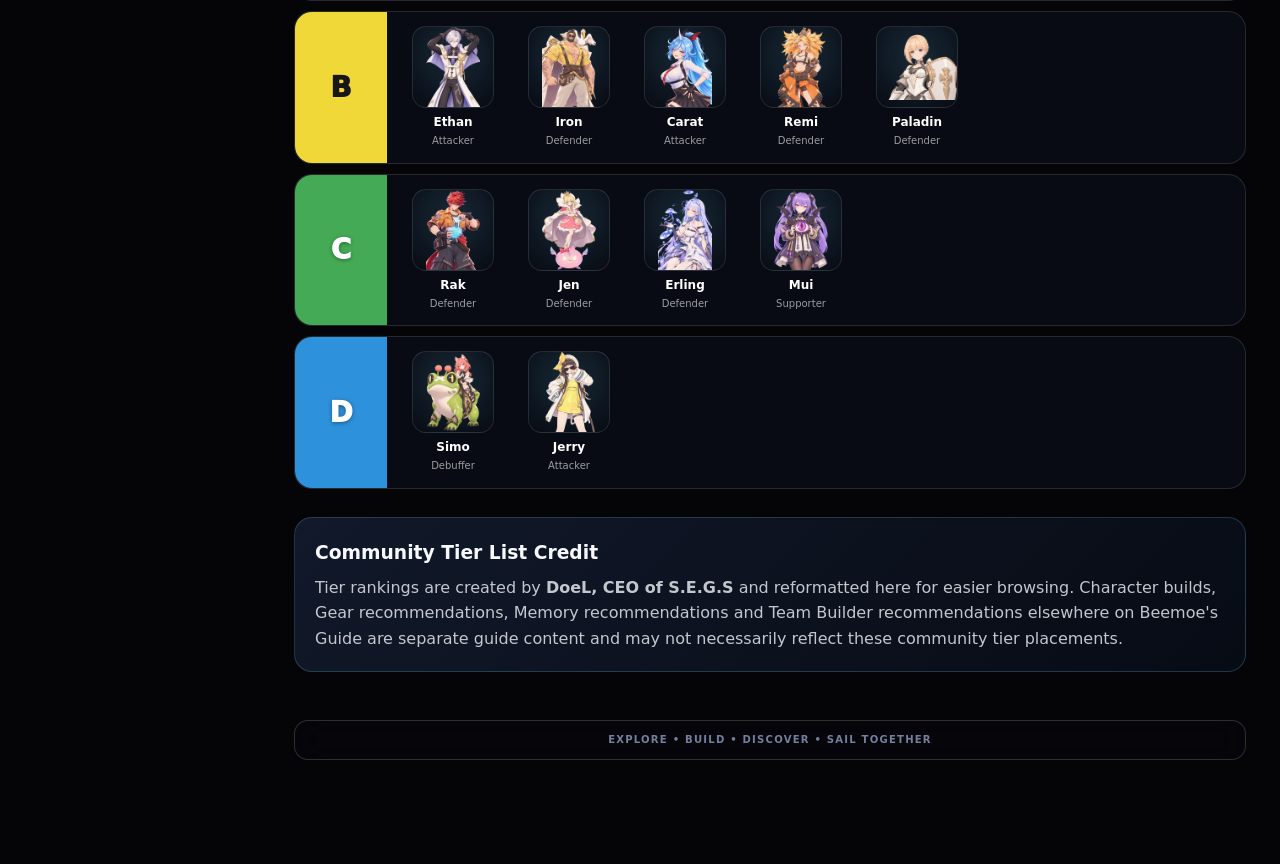
<file: tier-list.html>
<!DOCTYPE html><html lang="en"><head><meta charset="UTF-8"><meta name="viewport" content="width=device-width,initial-scale=1"><meta name="description" content="Star Sailors PvE Character and Memory tier lists by DoeL, CEO of S.E.G.S"><title>PvE Tier List | Beemoe's Guide</title><link rel="stylesheet" href="./css/base.css?v=11"><link rel="stylesheet" href="./css/retro-theme.css?v=11"><link rel="stylesheet" href="./css/layout-fix.css?v=14"><link rel="stylesheet" href="./css/anime-glass-theme.css?v=11"><link rel="stylesheet" href="./css/tier-list.css?v=1"></head><body><header class="topbar"><a class="logo" href="index.html"><span>✦</span> BEEMOE'S GUIDE</a><button id="menuBtn" class="menu-btn" aria-label="Open menu">☰</button><nav id="navLinks"><a href="announcements.html">Announcements</a><a href="index.html">Characters</a><a href="monsters.html">Monsters</a><a href="team-builder.html">Team Builder</a><a href="memory-pieces.html">Memory Pieces</a><a href="gear.html">Gear</a><a class="active" href="tier-list.html">Tier List</a><a href="https://argasaragih.com/star-sailors/artifacts" target="_blank" rel="noopener noreferrer">Artifacts ↗</a><a href="codes.html">Codes</a></nav></header><main class="wrap tier-page"><section class="page-head tier-hero"><p class="eyebrow">STAR SAILORS META</p><h1>PvE Tier List</h1><p>Community rankings for current PvE performance. These rankings are displayed separately from Beemoe's Guide build, Gear, Memory and Team Builder recommendations.</p></section><div class="tier-credit"><strong>Tier List by DoeL, CEO of S.E.G.S</strong><p>Character ranking: Patch 1.2 / Collab Update · Source update: Aug. 27, 2026.</p></div><div class="tier-tabs"><button class="tier-tab active" data-panel="characters">Characters</button><button class="tier-tab" data-panel="memories">Memory Pieces</button></div><section id="characters" class="tier-panel"><p class="tier-note">DoeL's assessment is based on character kits and overall PvE performance on the current patch, without Signature Memory being included in the character assessment.</p><div class="tier-legend"><div><b>SS</b> — Exceptional characters that fit almost any lineup and provide very strong damage or utility.</div><div><b>S / S+</b> — Essential high-impact characters for important PvE content.</div><div><b>A</b> — Strong overall performance with some limitations or more specific usage.</div><div><b>B</b> — Good fillers when stronger options are unavailable.</div><div><b>C</b> — Useful for specific functions but less relevant to the current meta.</div><div><b>D</b> — Currently not recommended.</div></div><div id="characterTierBoard" class="tier-board"></div></section><section id="memories" class="tier-panel" hidden><p class="tier-note">Memory ranking is DoeL's PvE tier list. S = highly versatile and in demand; A = very strong with some conditions; B = usable; C = niche/questionable usage; D = primarily Memory Skill level-up fodder.</p><div class="memory-status"><h2>Memory Tier List — In Progress</h2><p>For now, this section shows only the Memory Pieces already available in Beemoe's Guide. We will move each card into its exact S/A/B/C/D row as its artwork is confidently matched to DoeL's reference image. No unmatched Memory will be given a guessed tier.</p><p><strong>Credit:</strong> DoeL, CEO of S.E.G.S</p></div><div id="availableMemoryBoard" class="tier-board"><div class="tier-row"><div class="tier-label" style="font-size:16px;line-height:1.15">ON<br>SITE</div><div id="availableMemoryUnits" class="tier-units"></div></div></div></section><section class="attribution"><h3>Community Tier List Credit</h3><p>Tier rankings are created by <strong>DoeL, CEO of S.E.G.S</strong> and reformatted here for easier browsing. Character builds, Gear recommendations, Memory recommendations and Team Builder recommendations elsewhere on Beemoe's Guide are separate guide content and may not necessarily reflect these community tier placements.</p></section></main><script src="./data/game-data.js?v=12"></script><script src="./data/memory-pieces.js?v=6"></script><script>const tiers={SS:['heidi','rolling-pop'],'S+':['lucy-mayreel','highlander','nina','soul','nadia','hunter-k'],S:['nadia-sand','iris','sion','nutty','kaira'],A:['dora','caroline','sage','ed'],B:['ethan','iron','carat','remi','paladin'],C:['rak','jen','erling','mui'],D:['simo','jerry']};const classes={'SS':'tier-ss','S+':'tier-sp','S':'tier-s','A':'tier-a','B':'tier-b','C':'tier-c','D':'tier-d'};const all=[...gameData.adventurers,...gameData.characters];const board=document.getElementById('characterTierBoard');Object.entries(tiers).forEach(([tier,ids])=>{const row=document.createElement('div');row.className='tier-row '+classes[tier];row.innerHTML='<div class="tier-label">'+tier+'</div><div class="tier-units">'+ids.map(id=>{const c=all.find(x=>x.id===id);if(!c)return'';return '<a class="tier-unit" href="character.html?id='+encodeURIComponent(c.id)+'"><img src="'+c.image+'" alt="'+c.name+'"><strong>'+c.name+'</strong><small>'+c.role+'</small></a>'}).join('')+'</div>';board.appendChild(row)});const memWrap=document.getElementById('availableMemoryUnits');if(memWrap&&typeof memoryPieces!=='undefined'){memWrap.innerHTML=memoryPieces.filter(m=>m.image).map(m=>'<a class="tier-unit" href="memory-pieces.html"><img src="'+m.image+'" alt="'+m.name+'" onerror="this.closest(\'a\').style.display=\'none\'"><strong>'+m.name+'</strong><small>'+m.rarity+' · '+m.role+'</small></a>').join('')}document.querySelectorAll('.tier-tab').forEach(btn=>btn.addEventListener('click',()=>{document.querySelectorAll('.tier-tab').forEach(x=>x.classList.remove('active'));document.querySelectorAll('.tier-panel').forEach(x=>x.hidden=true);btn.classList.add('active');document.getElementById(btn.dataset.panel).hidden=false}));document.getElementById('menuBtn')?.addEventListener('click',()=>document.getElementById('navLinks')?.classList.toggle('open'));</script><div style="position:fixed;right:10px;bottom:10px;z-index:9999;font:700 10px/1.2 system-ui;padding:5px 7px;border-radius:8px;background:rgba(8,11,18,.62);color:#77dcff;border:1px solid rgba(119,220,255,.2)">BUILD TIER-1.1</div></body></html>
</file>
<file: css/base.css>
*{box-sizing:border-box;margin:0;padding:0}
html{scroll-behavior:smooth;scroll-padding-top:130px}
:root{
  --bg:#080b12;--bg2:#0d121d;--panel:#121925;--panel2:#182233;--panel3:#202b3d;--line:#28364b;--text:#f5f7fb;--muted:#95a0b3;--cyan:#67e8f9;--cyan2:#22d3ee;--purple:#8b5cf6;--violet:#a78bfa;--gold:#fbbf24;--green:#4ade80;--red:#fb7185;--max:1220px;
}
body{font-family:Inter,ui-sans-serif,system-ui,-apple-system,BlinkMacSystemFont,"Segoe UI",sans-serif;color:var(--text);line-height:1.55;min-height:100vh;background:linear-gradient(rgba(255,255,255,.018) 1px,transparent 1px),linear-gradient(90deg,rgba(255,255,255,.018) 1px,transparent 1px),radial-gradient(circle at 15% 0%,rgba(103,232,249,.12),transparent 24%),radial-gradient(circle at 85% 10%,rgba(139,92,246,.14),transparent 26%),var(--bg);background-size:42px 42px,42px 42px,auto,auto,auto;}
body.modal-open{overflow:hidden}a{text-decoration:none;color:inherit}button,input,select{font:inherit}.wrap{width:min(var(--max),calc(100% - 34px));margin:auto}
.topbar{height:74px;padding:0 max(17px,calc((100vw - var(--max))/2));position:sticky;top:0;z-index:80;display:flex;align-items:center;justify-content:space-between;gap:20px;background:rgba(8,11,18,.92);backdrop-filter:blur(16px);border-bottom:1px solid var(--line)}
.logo{font-weight:950;letter-spacing:-.02em;display:flex;align-items:center;gap:8px}.logo span{width:34px;height:34px;border-radius:10px;display:grid;place-items:center;background:linear-gradient(135deg,var(--cyan),var(--purple));color:#071018;box-shadow:0 0 28px rgba(103,232,249,.18)}.topbar nav{display:flex;gap:6px}.topbar nav a{padding:9px 12px;border-radius:9px;color:var(--muted);font-size:.88rem;font-weight:800;transition:.2s}.topbar nav a:hover,.topbar nav a.active{color:#fff;background:rgba(255,255,255,.05)}.menu-btn{display:none}
.page-head{padding:78px 0 32px}.eyebrow{color:var(--cyan);font-size:.73rem;font-weight:950;letter-spacing:.16em;text-transform:uppercase;margin-bottom:10px}.page-head h1,.character-hero h1{font-size:clamp(3rem,7vw,5.7rem);line-height:.95;letter-spacing:-.055em;text-transform:uppercase}.page-head h1 span{color:var(--cyan)}.page-head>p:last-child,.tagline{color:var(--muted);max-width:760px;margin-top:16px}
.database-toolbar{background:linear-gradient(180deg,rgba(255,255,255,.025),rgba(255,255,255,.012)),var(--panel);border:1px solid var(--line);border-radius:18px;padding:18px;box-shadow:0 18px 55px rgba(0,0,0,.25);margin-bottom:22px}.database-tabs{display:flex;gap:8px;flex-wrap:wrap;margin-bottom:16px}.db-tab,.outline-btn{border:1px solid var(--line);background:var(--panel2);color:var(--muted);padding:8px 13px;border-radius:9px;font-weight:850;cursor:pointer;transition:.2s}.db-tab:hover,.db-tab.active,.outline-btn:hover{color:#071018;border-color:transparent;background:linear-gradient(135deg,var(--cyan),var(--cyan2));box-shadow:0 8px 25px rgba(34,211,238,.13)}.filter-grid{display:grid;grid-template-columns:repeat(4,1fr);gap:12px}.filter-grid label{display:grid;gap:6px}.filter-grid label>span{color:var(--muted);font-size:.68rem;font-weight:900;letter-spacing:.09em;text-transform:uppercase}.filter-grid select,.filter-grid input{width:100%;outline:none;border:1px solid var(--line);background:#0d131e;color:#fff;border-radius:10px;padding:10px 11px}.filter-grid select:focus,.filter-grid input:focus{border-color:var(--cyan)}
.results-bar{display:flex;align-items:center;justify-content:space-between;gap:16px;margin:18px 0;color:var(--muted)}.mini-link{color:var(--cyan);font-size:.86rem;font-weight:900}
.character-grid{display:grid;grid-template-columns:repeat(4,1fr);gap:15px;padding-bottom:72px}.character-card{overflow:hidden;background:var(--panel);border:1px solid var(--line);border-radius:16px;transition:.22s;box-shadow:0 16px 40px rgba(0,0,0,.2)}.character-card:hover{transform:translateY(-5px);border-color:#3b506d;box-shadow:0 20px 48px rgba(0,0,0,.32),0 0 28px rgba(103,232,249,.04)}.portrait{height:235px;position:relative;display:grid;place-items:center;background:radial-gradient(circle at 50% 40%,rgba(103,232,249,.15),transparent 30%),linear-gradient(155deg,#1b2636,#101620 68%);border-bottom:1px solid var(--line)}.portrait.adventurer{background:radial-gradient(circle at 50% 40%,rgba(251,191,36,.13),transparent 30%),linear-gradient(155deg,#252334,#111620 68%)}.portrait.assist{background:radial-gradient(circle at 50% 40%,rgba(139,92,246,.18),transparent 31%),linear-gradient(155deg,#22263b,#111620 68%)}.portrait-icon{font-size:5.4rem;filter:drop-shadow(0 12px 18px rgba(0,0,0,.32))}.rarity{position:absolute;left:12px;top:12px;padding:5px 8px;border-radius:7px;background:rgba(251,191,36,.12);border:1px solid rgba(251,191,36,.26);color:var(--gold);font-size:.68rem;font-weight:950}.type-badge,.hero-type{position:absolute;right:12px;top:12px;padding:5px 8px;border-radius:7px;background:rgba(103,232,249,.08);border:1px solid rgba(103,232,249,.2);color:var(--cyan);font-size:.64rem;font-weight:950;letter-spacing:.05em;text-transform:uppercase}.card-body{padding:16px}.card-top{display:flex;align-items:flex-start;justify-content:space-between;gap:10px}.card-body h2{font-size:1.08rem;line-height:1.2}.card-top p{color:var(--muted);font-size:.74rem;margin-top:3px}.element,.hero-tags span{display:inline-flex;align-items:center;padding:5px 7px;border-radius:7px;border:1px solid var(--line);background:rgba(255,255,255,.025);font-size:.65rem;font-weight:900;text-transform:uppercase}.element.fire{color:#ff947c;border-color:rgba(255,148,124,.28);background:rgba(255,148,124,.07)}.element.water{color:#70cfff;border-color:rgba(112,207,255,.28);background:rgba(112,207,255,.07)}.element.wind{color:#79e4aa;border-color:rgba(121,228,170,.28);background:rgba(121,228,170,.07)}.element.earth{color:#e8b45f;border-color:rgba(232,180,95,.28);background:rgba(232,180,95,.07)}.element.light{color:#fff0aa;border-color:rgba(255,240,170,.28);background:rgba(255,240,170,.07)}.element.dark{color:#c69aff;border-color:rgba(198,154,255,.28);background:rgba(198,154,255,.07)}.attribute-row{display:flex;gap:6px;flex-wrap:wrap;margin-top:12px}.attribute-row span{padding:5px 7px;border-radius:7px;border:1px solid var(--line);color:#c7cfda;background:rgba(255,255,255,.025);font-size:.65rem;font-weight:850}.badges{display:flex;justify-content:space-between;gap:8px;padding-top:12px;margin-top:13px;border-top:1px solid var(--line);color:var(--muted);font-size:.66rem;font-weight:850}.badges span:last-child{color:var(--cyan)}
.info-strip{display:grid;grid-template-columns:repeat(3,1fr);gap:12px;margin-bottom:76px}.info-strip>div{background:var(--panel);border:1px solid var(--line);border-radius:13px;padding:15px}.info-kicker{display:block;color:var(--cyan);font-size:.63rem;font-weight:950;letter-spacing:.1em;margin-bottom:5px}.info-strip strong{font-size:.82rem}
.character-hero{padding:56px 0;border-bottom:1px solid var(--line);background:radial-gradient(circle at 15% 50%,rgba(103,232,249,.10),transparent 28%),radial-gradient(circle at 85% 50%,rgba(139,92,246,.10),transparent 30%)}.character-hero-grid{display:grid;grid-template-columns:350px 1fr;gap:50px;align-items:center}.large-portrait{height:390px;position:relative;display:grid;place-items:center;border-radius:18px;border:1px solid var(--line);background:radial-gradient(circle,rgba(103,232,249,.14),transparent 31%),linear-gradient(155deg,#1d2938,#101620);box-shadow:0 22px 65px rgba(0,0,0,.28)}.big-icon{font-size:8rem}.hero-tags{display:flex;gap:7px;flex-wrap:wrap;margin-top:22px}.hero-tags span:not(.element){color:#c7d0dc}.tab-shell{position:sticky;top:74px;z-index:50;background:rgba(12,17,26,.94);backdrop-filter:blur(12px);border-bottom:1px solid var(--line)}.tabs{display:flex;gap:26px;overflow:auto}.tabs a{padding:14px 0;color:var(--muted);white-space:nowrap;font-size:.8rem;font-weight:850}.tabs a:hover{color:var(--cyan)}.detail-content{padding-bottom:90px}.detail-section{padding:62px 0;border-bottom:1px solid var(--line)}.detail-section h2{font-size:clamp(2rem,4vw,3rem);letter-spacing:-.035em;margin-bottom:22px}.lead{color:var(--muted);max-width:850px}.overview-grid{display:grid;grid-template-columns:repeat(4,1fr);gap:12px}.overview-panel,.gear-card,.placeholder-block,.showcase{background:var(--panel);border:1px solid var(--line);border-radius:14px;padding:17px}.overview-panel span{display:block;color:var(--muted);font-size:.66rem;font-weight:900;text-transform:uppercase}.overview-panel strong{display:block;margin-top:5px}.content-placeholder{margin-top:18px}.placeholder-block p,.showcase p{color:var(--muted);margin-top:6px}.gear-grid{display:grid;grid-template-columns:repeat(3,1fr);gap:12px}.gear-icon{width:52px;height:52px;border-radius:11px;display:grid;place-items:center;background:rgba(103,232,249,.08);border:1px solid rgba(103,232,249,.18);color:var(--cyan);font-size:1.35rem;margin:16px 0}.showcase{text-align:center;padding:62px 24px;background:radial-gradient(circle at center,rgba(139,92,246,.12),transparent 32%),var(--panel)}.play{width:70px;height:70px;border-radius:50%;display:grid;place-items:center;margin:0 auto 17px;background:linear-gradient(135deg,var(--cyan),var(--cyan2));color:#061018;font-size:1.35rem;box-shadow:0 0 35px rgba(103,232,249,.16)}
.team-page-head{padding-bottom:28px}.formation-shell{margin:12px 0 32px}.formation-grid{display:grid;grid-template-columns:1.15fr repeat(4,1fr) 1.15fr;gap:11px}.team-slot{min-height:315px;position:relative;border:1px solid var(--line);border-radius:16px;background:linear-gradient(180deg,#151d2b,#0e141f);color:#fff;padding:18px 11px;display:flex;flex-direction:column;align-items:center;justify-content:center;text-align:center;cursor:pointer;transition:.22s;overflow:hidden}.team-slot:before{content:"";position:absolute;inset:0 auto auto 0;width:100%;height:3px;background:linear-gradient(90deg,var(--cyan),var(--purple),transparent 84%);opacity:.8}.team-slot:hover{transform:translateY(-5px);border-color:#40536e;box-shadow:0 18px 44px rgba(0,0,0,.32),0 0 25px rgba(103,232,249,.05)}.team-slot.hero-slot{background:radial-gradient(circle at 50% 38%,rgba(251,191,36,.08),transparent 31%),linear-gradient(180deg,#1d2230,#101620)}.team-slot.monster-slot{background:radial-gradient(circle at 50% 38%,rgba(139,92,246,.14),transparent 31%),linear-gradient(180deg,#171b2b,#0f1420)}.team-slot.filled{border-color:#3b516c}.slot-label{position:absolute;top:13px;color:var(--cyan);font-size:.61rem;font-weight:950;letter-spacing:.08em}.slot-icon{font-size:4.2rem;margin:22px 0 13px;filter:drop-shadow(0 10px 16px rgba(0,0,0,.32))}.team-slot strong{font-size:.92rem}.team-slot small{color:var(--muted);font-size:.68rem;margin-top:5px}.team-analysis{padding:28px 0 82px}.analysis-head{display:flex;align-items:flex-end;justify-content:space-between;gap:20px;margin-bottom:18px}.analysis-head h2{font-size:2rem}.analysis-grid{display:grid;grid-template-columns:repeat(4,1fr);gap:12px}.analysis-card{background:var(--panel);border:1px solid var(--line);border-radius:13px;padding:16px}.analysis-card span{display:block;color:var(--muted);font-size:.65rem;font-weight:900;text-transform:uppercase;letter-spacing:.08em}.analysis-card strong{display:block;margin-top:5px}.team-note{margin-top:12px;border-radius:12px;background:rgba(103,232,249,.05);border:1px solid rgba(103,232,249,.16);padding:15px;color:var(--muted)}
.picker-backdrop{position:fixed;inset:0;z-index:100;background:rgba(3,6,11,.78);display:grid;place-items:center;padding:22px}.picker-backdrop[hidden]{display:none}.picker-modal{width:min(930px,100%);max-height:85vh;overflow:auto;background:#0e141e;border:1px solid var(--line);border-radius:18px;padding:20px;box-shadow:0 35px 100px rgba(0,0,0,.55)}.picker-head{display:flex;justify-content:space-between;align-items:flex-start;gap:16px;margin-bottom:18px}.picker-head h2{font-size:1.8rem}.icon-btn{width:38px;height:38px;border-radius:9px;border:1px solid var(--line);background:var(--panel2);color:#fff;cursor:pointer}.picker-grid{display:grid;grid-template-columns:repeat(3,1fr);gap:10px}.picker-card{display:grid;grid-template-columns:62px 1fr;gap:12px;align-items:center;text-align:left;padding:11px;border-radius:12px;border:1px solid var(--line);background:var(--panel);color:#fff;cursor:pointer;transition:.2s}.picker-card:hover{border-color:#415670;transform:translateY(-2px)}.picker-icon{width:58px;height:58px;border-radius:10px;display:grid;place-items:center;background:#0c1119;font-size:2rem}.picker-card small{display:block;color:var(--muted);font-size:.68rem}.picker-tags{display:flex;gap:5px;flex-wrap:wrap;margin-top:6px}.picker-tags span{padding:3px 5px;border-radius:5px;border:1px solid var(--line);color:#c6cfdb;font-size:.6rem}
@media(max-width:1050px){.character-grid{grid-template-columns:repeat(3,1fr)}.formation-grid{grid-template-columns:repeat(3,1fr)}.filter-grid{grid-template-columns:repeat(2,1fr)}.overview-grid,.analysis-grid{grid-template-columns:repeat(2,1fr)}}
@media(max-width:760px){.topbar nav{position:absolute;top:74px;left:16px;right:16px;display:none;flex-direction:column;padding:10px;border-radius:12px;border:1px solid var(--line);background:#0d121d}.topbar nav.open{display:flex}.menu-btn{display:block;background:var(--panel);color:#fff;border:1px solid var(--line);border-radius:9px;padding:7px 10px}.character-grid,.formation-grid,.filter-grid,.overview-grid,.analysis-grid,.picker-grid,.gear-grid{grid-template-columns:1fr}.portrait{height:220px}.team-slot{min-height:205px}.character-hero-grid{grid-template-columns:1fr}.large-portrait{height:300px}.info-strip{grid-template-columns:1fr}}
.memory-filter-grid{grid-template-columns:2fr 1fr}.memory-grid{display:grid;grid-template-columns:repeat(3,1fr);gap:16px;padding-bottom:80px}.memory-card{overflow:hidden;background:var(--panel);border:1px solid var(--line);border-radius:16px;transition:.22s;box-shadow:0 16px 40px rgba(0,0,0,.2)}.memory-card:hover{transform:translateY(-5px);border-color:#40536d;box-shadow:0 20px 48px rgba(0,0,0,.32),0 0 28px rgba(139,92,246,.07)}.memory-art{position:relative;height:330px;overflow:hidden;background:radial-gradient(circle at center,rgba(139,92,246,.18),transparent 36%),linear-gradient(155deg,#1b2636,#101620);border-bottom:1px solid var(--line)}.memory-art img{width:100%;height:100%;object-fit:cover;display:block}.memory-placeholder{width:100%;height:100%;display:grid;place-items:center;font-size:5rem;color:var(--violet)}.memory-card-body{padding:16px}.memory-title-row{display:flex;align-items:flex-start;justify-content:space-between;gap:12px}.memory-title-row h2{font-size:1.1rem}.memory-title-row p{color:var(--muted);font-size:.74rem;margin-top:2px}.role-chip{display:inline-flex;align-items:center;padding:5px 8px;border-radius:7px;border:1px solid rgba(139,92,246,.25);background:rgba(139,92,246,.09);color:#c8b5ff;font-size:.66rem;font-weight:900;text-transform:uppercase}.memory-stats-mini{display:grid;grid-template-columns:repeat(3,1fr);gap:8px;margin-top:15px}.memory-stats-mini span{padding:8px;border-radius:9px;border:1px solid var(--line);background:rgba(255,255,255,.025);color:var(--muted);font-size:.66rem;text-align:center}.memory-stats-mini strong{display:block;color:#fff;font-size:.86rem;margin-top:3px}
.memory-detail-hero{padding:62px 0 72px;background:radial-gradient(circle at 20% 50%,rgba(103,232,249,.08),transparent 26%),radial-gradient(circle at 75% 50%,rgba(139,92,246,.12),transparent 30%);border-bottom:1px solid var(--line)}.memory-detail-grid{display:grid;grid-template-columns:minmax(320px,440px) 1fr;gap:48px;align-items:start}.memory-detail-art{position:sticky;top:100px}.memory-card-frame{position:relative;min-height:520px;border-radius:22px;overflow:hidden;border:1px solid #364860;background:radial-gradient(circle,rgba(139,92,246,.13),transparent 36%),#101620;box-shadow:0 26px 75px rgba(0,0,0,.36);transition:.25s}.memory-card-frame.max-growth-active{border-color:rgba(251,191,36,.58);box-shadow:0 26px 75px rgba(0,0,0,.36),0 0 38px rgba(251,191,36,.13),0 0 70px rgba(139,92,246,.08)}.memory-card-frame.max-growth-active:after{content:"✦  ✧  ✦";position:absolute;inset:16px 16px auto auto;color:#ffe082;font-size:1.25rem;text-shadow:0 0 18px rgba(251,191,36,.8)}.memory-card-frame img{width:100%;height:100%;min-height:520px;object-fit:cover;display:block}.memory-info-panel{background:linear-gradient(180deg,rgba(255,255,255,.025),rgba(255,255,255,.01)),var(--panel);border:1px solid var(--line);border-radius:18px;padding:22px}.memory-banner{display:flex;justify-content:space-between;align-items:flex-start;gap:20px;padding-bottom:18px;border-bottom:1px solid var(--line)}.memory-banner h1{font-size:clamp(2.2rem,5vw,4rem);line-height:1;letter-spacing:-.045em;text-transform:uppercase}.memory-rarity{display:inline-flex;padding:7px 10px;border-radius:8px;background:rgba(251,191,36,.12);border:1px solid rgba(251,191,36,.28);color:var(--gold);font-weight:950}.memory-meta-row{display:flex;flex-wrap:wrap;gap:10px;align-items:center;padding:16px 0}.restriction-text{color:var(--muted);font-size:.84rem;font-weight:700}.base-stat-panel{display:grid;gap:8px;margin-bottom:20px}.base-stat-panel>div{display:flex;justify-content:space-between;align-items:center;gap:20px;padding:11px 13px;border-radius:10px;background:#0d131e;border:1px solid var(--line)}.base-stat-panel span{color:#d8dfeb;font-weight:800}.base-stat-panel strong{font-size:1.05rem}.effect-stack{display:grid;gap:11px}.effect-block{display:grid;grid-template-columns:44px 1fr;gap:13px;padding:15px 0;border-top:1px solid var(--line)}.effect-icon{width:40px;height:40px;border-radius:10px;display:grid;place-items:center;background:rgba(251,191,36,.08);border:1px solid rgba(251,191,36,.18);color:var(--gold);font-weight:900}.effect-block h3{font-size:1.05rem;margin-bottom:5px}.effect-block p{color:var(--muted);font-size:.9rem}.locked-effect{opacity:.38}.max-growth-control{display:flex;justify-content:space-between;align-items:center;gap:18px;margin-top:20px;padding:16px;border-radius:12px;background:#0d131e;border:1px solid var(--line)}.max-growth-control>div{display:grid}.max-growth-control span{font-weight:900}.max-growth-control small{color:var(--muted);margin-top:2px}.growth-toggle{width:56px;height:30px;border-radius:999px;padding:3px;border:1px solid var(--line);background:#252d3a;cursor:pointer;transition:.2s}.growth-toggle span{display:block;width:22px;height:22px;border-radius:50%;background:#7d8797;transition:.22s}.growth-toggle.active{background:linear-gradient(90deg,var(--purple),var(--cyan2));border-color:transparent;box-shadow:0 0 24px rgba(139,92,246,.15)}.growth-toggle.active span{transform:translateX(25px);background:#fff}.memory-notes{display:grid;grid-template-columns:1fr 1fr;gap:14px;padding:42px 0 80px}.memory-note-card{background:var(--panel);border:1px solid var(--line);border-radius:14px;padding:20px}.memory-note-card h2{font-size:1.15rem;margin-bottom:7px}.memory-note-card p:last-child{color:var(--muted)}
@media(max-width:900px){.memory-grid{grid-template-columns:repeat(2,1fr)}.memory-detail-grid{grid-template-columns:1fr}.memory-detail-art{position:relative;top:auto}.memory-card-frame{max-width:470px;margin:auto}}
@media(max-width:650px){.memory-grid,.memory-filter-grid,.memory-notes{grid-template-columns:1fr}.memory-art{height:300px}}
.character-image{width:100%;height:100%;object-fit:cover;display:block}.character-hero-image{width:100%;height:100%;object-fit:cover;display:block;border-radius:18px}
</file>
<file: css/retro-theme.css>
/* Beemoe's Guide — Black Glassmorphism / Star Sailors Theme */
:root{--bg:#030406;--bg-2:#070910;--glass:rgba(13,17,29,.48);--glass-strong:rgba(12,16,28,.68);--glass-soft:rgba(255,255,255,.045);--line:rgba(177,198,255,.22);--line-bright:rgba(126,205,255,.44);--text:#f8f9ff;--muted:#a7aec7;--cyan:#77dcff;--blue:#6aa8ff;--purple:#aa8cff;--pink:#f49adb;--gold:#ffd96a;--green:#69efc1;--red:#ff8098;--shadow:0 24px 70px rgba(0,0,0,.52);--inner:inset 0 1px 0 rgba(255,255,255,.08);--blur:blur(22px) saturate(130%)}
html{scrollbar-color:#7767b7 #06070b}body{font-family:Inter,ui-sans-serif,system-ui,-apple-system,BlinkMacSystemFont,"Segoe UI",sans-serif;color:var(--text);min-height:100vh;overflow-x:hidden;background:radial-gradient(circle at 73% 7%,rgba(116,106,255,.10),transparent 24%),radial-gradient(circle at 20% 82%,rgba(86,180,255,.07),transparent 26%),#030406}body:before{content:"";position:fixed;inset:0;pointer-events:none;z-index:-2;background:radial-gradient(circle at 82% 17%,rgba(118,201,255,.06) 0 1px,transparent 1.5px),radial-gradient(circle at 53% 34%,rgba(244,154,219,.05) 0 1px,transparent 1.5px),radial-gradient(circle at 31% 13%,rgba(255,255,255,.05) 0 1px,transparent 1.5px);background-size:260px 260px,330px 330px,420px 420px;opacity:.7}body:after{content:"";position:fixed;right:-120px;bottom:-150px;width:430px;height:430px;pointer-events:none;z-index:-1;border-radius:50%;background:radial-gradient(circle at 35% 30%,rgba(255,255,255,.10),rgba(125,101,255,.07) 33%,rgba(52,75,126,.035) 52%,transparent 69%);filter:blur(8px);opacity:.48}
.database-toolbar,.team-analysis,.analysis-card,.overview-panel,.gear-card,.placeholder-block,.showcase,.memory-card,.memory-detail-card,.memory-effect-card,.memory-break-card,.memory-stats-card,.info-strip>div,.team-slot,.picker-modal,.large-portrait,.character-card,.results-bar{background:linear-gradient(145deg,rgba(255,255,255,.075),rgba(255,255,255,.025) 36%,rgba(255,255,255,.012) 70%),var(--glass) !important;border:1px solid var(--line) !important;box-shadow:var(--shadow),var(--inner) !important;backdrop-filter:var(--blur);-webkit-backdrop-filter:var(--blur)}
.database-toolbar,.team-analysis,.overview-panel,.gear-card,.placeholder-block,.showcase,.memory-detail-card,.memory-effect-card,.memory-break-card,.memory-stats-card,.picker-modal,.large-portrait{border-radius:20px !important}.character-card,.memory-card,.team-slot,.analysis-card,.info-strip>div,.results-bar{border-radius:17px !important}
@media(min-width:1101px){.topbar{position:fixed !important;left:22px;top:24px;bottom:24px;width:242px;height:auto !important;padding:24px 16px !important;display:flex !important;flex-direction:column;justify-content:flex-start !important;align-items:stretch !important;gap:28px;background:linear-gradient(155deg,rgba(22,28,48,.62),rgba(7,10,18,.66)) !important;border:1px solid rgba(180,202,255,.25) !important;border-radius:20px;backdrop-filter:blur(26px) saturate(125%);-webkit-backdrop-filter:blur(26px) saturate(125%);box-shadow:0 30px 90px rgba(0,0,0,.58),inset 0 1px 0 rgba(255,255,255,.08);z-index:90}.topbar .logo{justify-content:flex-start;padding:7px 5px 20px;border-bottom:1px solid rgba(180,202,255,.10)}.topbar nav{display:flex !important;flex-direction:column;width:100%;gap:8px;padding:0;border:0;background:transparent}.topbar nav a{display:flex;align-items:center;min-height:48px;padding:12px 14px;border-radius:13px;color:#c2c8dc;font-size:.82rem;font-weight:750;border:1px solid transparent}.topbar nav a:hover,.topbar nav a.active{color:#fff;border-color:rgba(135,191,255,.34);background:linear-gradient(100deg,rgba(99,173,255,.16),rgba(184,116,255,.11),rgba(244,154,219,.10));box-shadow:inset 0 1px 0 rgba(255,255,255,.09),0 8px 24px rgba(0,0,0,.22),0 0 24px rgba(116,184,255,.09)}.menu-btn{display:none !important}body>.wrap{width:min(1220px,calc(100vw - 320px));margin-left:294px;margin-right:26px}body>#characterPage,body>#memoryDetail{margin-left:274px;width:calc(100% - 274px)}}
.logo{font-weight:950;letter-spacing:.01em;color:#fff;text-shadow:0 0 18px rgba(119,220,255,.20)}.logo span{border-radius:12px;background:linear-gradient(135deg,var(--cyan),#f6efff 48%,var(--pink));box-shadow:0 0 22px rgba(119,220,255,.20),0 0 32px rgba(244,154,219,.14)}
.page-head{padding-top:66px;position:relative}.page-head:before{content:"STAR SAILORS / GUIDE DATABASE";display:inline-flex;margin-bottom:14px;padding:7px 11px;border:1px solid rgba(177,198,255,.16);border-radius:999px;color:#b9c9ef;background:rgba(255,255,255,.025);backdrop-filter:blur(12px);font-size:.64rem;font-weight:850;letter-spacing:.105em}.eyebrow{color:var(--cyan);text-shadow:0 0 16px rgba(119,220,255,.25)}.page-head h1,.character-hero h1{letter-spacing:-.052em;background:linear-gradient(90deg,#fff 0%,#c8efff 35%,#c9b6ff 66%,#f3b6dc 100%);-webkit-background-clip:text;background-clip:text;color:transparent;filter:drop-shadow(0 0 24px rgba(103,178,255,.09))}.page-head>p:last-child,.tagline,.lead{color:var(--muted)}
.database-toolbar{position:relative;overflow:hidden;padding:20px !important}.database-toolbar:before,.team-analysis:before,.overview-panel:before,.memory-card:before{content:"";position:absolute;left:18px;right:18px;top:0;height:1px;background:linear-gradient(90deg,transparent,rgba(119,220,255,.66),rgba(196,148,255,.46),rgba(244,154,219,.42),transparent);opacity:.9}.db-tab,.outline-btn,.icon-btn{border-radius:11px !important;border:1px solid rgba(177,198,255,.15);background:rgba(255,255,255,.035);color:#bdc4d7;font-weight:800;transition:.2s ease;backdrop-filter:blur(12px)}.db-tab:hover,.db-tab.active,.outline-btn:hover{color:#fff;border-color:rgba(134,199,255,.34);background:linear-gradient(110deg,rgba(91,169,255,.14),rgba(174,125,255,.11),rgba(244,154,219,.11));box-shadow:0 8px 22px rgba(0,0,0,.22),inset 0 1px 0 rgba(255,255,255,.08),0 0 20px rgba(112,186,255,.06)}.filter-grid select,.filter-grid input{border-radius:12px;background:rgba(4,7,14,.58);border-color:rgba(177,198,255,.15);color:#f1f5ff;box-shadow:inset 0 1px 0 rgba(255,255,255,.025)}.filter-grid select:focus,.filter-grid input:focus{border-color:rgba(119,220,255,.50);box-shadow:0 0 0 3px rgba(119,220,255,.055)}
.character-grid,.memory-grid{gap:18px}.character-card,.memory-card,.team-slot{overflow:hidden;position:relative;transition:transform .22s ease,border-color .22s ease,box-shadow .22s ease}.character-card:after,.memory-card:after,.team-slot:after{content:"";position:absolute;inset:0;pointer-events:none;background:linear-gradient(125deg,rgba(255,255,255,.08),transparent 24%,transparent 72%,rgba(152,116,255,.045));opacity:.75}.character-card:hover,.memory-card:hover,.team-slot:hover{transform:translateY(-6px);border-color:rgba(132,201,255,.38) !important;box-shadow:0 28px 68px rgba(0,0,0,.56),0 0 28px rgba(102,181,255,.07),inset 0 1px 0 rgba(255,255,255,.10) !important}.portrait,.portrait.adventurer,.portrait.assist,.memory-art{background:rgba(5,8,16,.50);border-bottom:1px solid rgba(177,198,255,.12)}.memory-art img{filter:saturate(1.02) contrast(1.015)}.rarity{border-radius:8px;background:rgba(255,217,106,.08);border-color:rgba(255,217,106,.25);color:var(--gold);backdrop-filter:blur(8px)}.type-badge,.hero-type{border-radius:8px;color:#fff;border-color:rgba(244,154,219,.24);background:rgba(244,154,219,.08);backdrop-filter:blur(10px)}.element,.hero-tags span,.attribute-row span,.memory-role{border-radius:8px !important;background:rgba(255,255,255,.03)}.badges{border-color:rgba(177,198,255,.10)}.badges span:last-child,.mini-link,.info-kicker,.slot-label{color:var(--cyan)}.memory-stats span,.stat-box{border-radius:10px !important;background:rgba(255,255,255,.025) !important;border-color:rgba(177,198,255,.13) !important;box-shadow:inset 0 1px 0 rgba(255,255,255,.035)}.memory-placeholder{color:var(--pink);text-shadow:0 0 18px rgba(244,154,219,.30)}
.character-hero{background:radial-gradient(circle at 21% 44%,rgba(82,169,255,.07),transparent 27%),radial-gradient(circle at 80% 35%,rgba(178,127,255,.06),transparent 28%),transparent;border-bottom:1px solid rgba(177,198,255,.10)}.large-portrait{overflow:hidden}.tab-shell{background:rgba(4,6,11,.70);backdrop-filter:blur(20px) saturate(125%);border-bottom:1px solid rgba(177,198,255,.10)}.tabs a{font-weight:780}.tabs a:hover{color:var(--cyan)}.formation-grid{gap:13px}.team-slot{background:linear-gradient(150deg,rgba(255,255,255,.065),rgba(255,255,255,.018)),rgba(9,13,24,.50) !important}.team-slot:before{height:1px;background:linear-gradient(90deg,transparent,rgba(244,154,219,.55),rgba(119,220,255,.55),transparent)}.slot-icon{filter:drop-shadow(0 0 12px rgba(190,145,255,.26))}.picker-backdrop{background:rgba(0,0,0,.68);backdrop-filter:blur(10px)}.picker-modal{background:linear-gradient(155deg,rgba(20,25,42,.82),rgba(7,9,17,.82)) !important}.results-bar{padding:11px 15px;background:rgba(255,255,255,.022) !important;box-shadow:inset 0 1px 0 rgba(255,255,255,.035) !important}.info-strip>div{box-shadow:0 18px 46px rgba(0,0,0,.35),inset 0 1px 0 rgba(255,255,255,.06) !important}.wrap:after{content:"EXPLORE  •  BUILD  •  DISCOVER  •  SAIL TOGETHER";display:block;margin:12px 0 36px;padding:11px 14px;border:1px solid rgba(177,198,255,.10);border-radius:14px;color:#747e9d;background:rgba(255,255,255,.018);backdrop-filter:blur(12px);font-size:.63rem;font-weight:800;letter-spacing:.12em;text-align:center}
@media(max-width:1100px){.topbar{height:72px;background:rgba(5,7,13,.76);border-bottom:1px solid rgba(177,198,255,.14);backdrop-filter:blur(22px) saturate(125%);-webkit-backdrop-filter:blur(22px) saturate(125%);box-shadow:0 12px 40px rgba(0,0,0,.34)}.topbar nav{padding:6px;border:1px solid rgba(177,198,255,.08);border-radius:14px;background:rgba(255,255,255,.02)}.topbar nav a{border-radius:10px}.topbar nav a:hover,.topbar nav a.active{background:rgba(120,173,255,.09)}}
@media(max-width:760px){.topbar{height:66px}.topbar nav{background:rgba(7,9,16,.94);border:1px solid rgba(177,198,255,.14)}.page-head{padding-top:52px}.page-head:before{font-size:.55rem}.character-card:hover,.memory-card:hover,.team-slot:hover{transform:none}}
</file>
<file: css/layout-fix.css>
/* Layout balance fix for the black glassmorphism theme */
body>.wrap{
  padding-bottom:72px !important;
}

/* Standard page hero typography: bold without overwhelming the page. */
html body .page-head h1,
html body .gear-hero h1{
  font-size:clamp(36px,4vw,56px) !important;
  line-height:1.04 !important;
  letter-spacing:-0.035em !important;
}

/* Shared visual footer ribbon.
   The anime theme previously forced this pseudo-footer back to margin-top:0.
   Use stronger specificity plus a visual offset so the footer is always
   separated from the final content card on every standard guide page. */
html body > main.wrap:after{
  display:block !important;
  margin-top:28px !important;
  margin-bottom:48px !important;
  position:relative !important;
  top:20px !important;
}

/* Keep enough page-edge clearance after the visually shifted footer. */
html body > main.wrap{
  padding-bottom:76px !important;
}

/* Hide internal/helper copy that does not need to be shown to guide visitors. */
.gear-page #sets .section-title>p:last-child,
.gear-page #get .section-title>p:last-child{
  display:none !important;
}

@media (max-width:700px){
  html body .page-head h1,
  html body .gear-hero h1{
    font-size:clamp(32px,10vw,42px) !important;
    line-height:1.08 !important;
  }
}

@media (min-width:1101px){
  body>.wrap{
    width:auto !important;
    max-width:none !important;
    margin-left:294px !important;
    margin-right:34px !important;
  }

  body>#characterPage,
  body>#memoryDetail{
    margin-left:274px !important;
    width:calc(100% - 274px) !important;
  }

  .page-head,
  .database-toolbar,
  .results-bar,
  .info-strip,
  .team-analysis,
  .formation-shell{
    max-width:none !important;
  }

  .memory-grid{
    grid-template-columns:repeat(4,minmax(0,1fr)) !important;
  }

  .character-grid{
    grid-template-columns:repeat(4,minmax(0,1fr)) !important;
  }
}

@media (min-width:1450px){
  .memory-grid,.character-grid{gap:20px !important}
}

@media (min-width:1101px) and (max-width:1450px){
  .memory-grid,.character-grid{
    grid-template-columns:repeat(3,minmax(0,1fr)) !important;
  }
}
</file>
<file: css/anime-glass-theme.css>
/* Beemoe's Guide — Anime Background + Glassmorphism Overlay */
:root{
  --anime-bg:url("../assets/ui/yenpekar-lucy-theme.png");
  --anime-glass:rgba(14,14,26,.34);
  --anime-line:rgba(255,255,255,.24);
}

body{
  background-color:#050508 !important;
  background-image:
    linear-gradient(rgba(5,4,10,.22),rgba(5,4,10,.62)),
    var(--anime-bg) !important;
  background-size:cover !important;
  background-position:center top !important;
  background-repeat:no-repeat !important;
  background-attachment:fixed !important;
}

body:before{
  content:"";
  position:fixed;
  inset:0;
  z-index:-1;
  pointer-events:none;
  background:linear-gradient(180deg,rgba(5,4,10,.08),rgba(5,4,10,.38) 52%,rgba(5,4,10,.72));
}

body:after{display:none !important;}

.topbar,
.database-toolbar,
.results-bar,
.character-card,
.memory-card,
.team-analysis,
.analysis-card,
.team-slot,
.picker-modal,
.info-strip>div,
.overview-panel,
.gear-card,
.placeholder-block,
.showcase,
.memory-detail-card,
.memory-effect-card,
.memory-break-card,
.memory-stats-card,
.large-portrait{
  background:
    linear-gradient(145deg,rgba(255,255,255,.14),rgba(255,255,255,.055) 38%,rgba(7,8,15,.28) 78%),
    var(--anime-glass) !important;
  border:1px solid var(--anime-line) !important;
  box-shadow:
    0 22px 60px rgba(0,0,0,.36),
    inset 0 1px 0 rgba(255,255,255,.15),
    0 0 28px rgba(194,135,255,.08) !important;
  backdrop-filter:blur(24px) saturate(138%) !important;
  -webkit-backdrop-filter:blur(24px) saturate(138%) !important;
}

.database-toolbar,
.team-analysis,
.memory-detail-card,
.memory-effect-card,
.memory-break-card,
.memory-stats-card,
.picker-modal,
.large-portrait{
  border-radius:22px !important;
}

.character-card,
.memory-card,
.team-slot,
.analysis-card,
.results-bar,
.info-strip>div{
  border-radius:18px !important;
}

@media(min-width:1101px){
  .topbar{
    background:linear-gradient(155deg,rgba(255,255,255,.13),rgba(9,9,18,.42)) !important;
    border-color:rgba(255,255,255,.28) !important;
  }
}

.topbar nav a:hover,
.topbar nav a.active,
.db-tab:hover,
.db-tab.active,
.outline-btn:hover{
  background:linear-gradient(110deg,rgba(104,194,255,.20),rgba(181,123,255,.19),rgba(255,151,215,.18)) !important;
  border-color:rgba(255,255,255,.31) !important;
  box-shadow:0 8px 26px rgba(0,0,0,.20),0 0 24px rgba(156,130,255,.13) !important;
}

.page-head{
  position:relative !important;
  isolation:isolate;
  padding:34px 34px 38px !important;
  margin-top:28px !important;
  margin-bottom:24px !important;
  border:1px solid rgba(255,255,255,.20);
  border-radius:24px;
  background:linear-gradient(105deg,rgba(7,8,18,.78) 0%,rgba(9,10,24,.64) 46%,rgba(20,12,31,.36) 100%) !important;
  box-shadow:0 24px 65px rgba(0,0,0,.34),inset 0 1px 0 rgba(255,255,255,.10);
  backdrop-filter:blur(18px) saturate(125%);
  -webkit-backdrop-filter:blur(18px) saturate(125%);
  overflow:hidden;
}
.page-head:after{content:"";position:absolute;inset:0;z-index:-1;pointer-events:none;background:linear-gradient(90deg,rgba(0,0,0,.22),transparent 65%);}
.page-head:before{color:#cfeeff !important;background:rgba(7,10,24,.46) !important;border-color:rgba(210,233,255,.24) !important;text-shadow:0 1px 10px rgba(0,0,0,.55);}
.page-head h1,.character-hero h1{background:linear-gradient(90deg,#ffffff 0%,#e5f7ff 34%,#e8dcff 64%,#ffd8ef 100%);-webkit-background-clip:text;background-clip:text;color:transparent;}
.page-head h1{text-shadow:0 3px 30px rgba(0,0,0,.35);filter:drop-shadow(0 2px 12px rgba(0,0,0,.40));}
.page-head .eyebrow{color:#73e3ff !important;text-shadow:0 2px 12px rgba(0,0,0,.75),0 0 12px rgba(71,214,255,.28) !important;}
.page-head>p:last-child,.page-head p:not(.eyebrow){color:rgba(246,247,255,.88) !important;text-shadow:0 2px 10px rgba(0,0,0,.72);font-weight:500;line-height:1.65;}

.portrait,.portrait.adventurer,.portrait.assist,.memory-art{background:rgba(8,9,17,.20) !important;border-bottom-color:rgba(255,255,255,.13) !important;}
.filter-grid select,.filter-grid input{background:rgba(8,9,16,.42) !important;border-color:rgba(255,255,255,.20) !important;backdrop-filter:blur(14px);}
.results-bar{background:rgba(13,13,23,.28) !important;}
.character-card:hover,.memory-card:hover,.team-slot:hover{transform:translateY(-5px);border-color:rgba(171,211,255,.46) !important;box-shadow:0 28px 70px rgba(0,0,0,.44),0 0 30px rgba(160,127,255,.12),inset 0 1px 0 rgba(255,255,255,.17) !important;}
.character-hero{background:transparent !important;}
.tab-shell{background:rgba(8,8,14,.46) !important;backdrop-filter:blur(20px) saturate(130%) !important;-webkit-backdrop-filter:blur(20px) saturate(130%) !important;}

/* Compact floating-glass navigation for Character Detail sections. */
#characterPage .tab-shell{
  position:sticky !important;
  top:0 !important;
  z-index:70 !important;
  padding:9px 20px !important;
  background:linear-gradient(90deg,rgba(8,10,23,.72),rgba(20,13,39,.68),rgba(8,10,23,.72)) !important;
  border-top:1px solid rgba(255,255,255,.10) !important;
  border-bottom:1px solid rgba(160,186,255,.20) !important;
  box-shadow:0 12px 34px rgba(0,0,0,.28),inset 0 1px 0 rgba(255,255,255,.06) !important;
  backdrop-filter:blur(26px) saturate(145%) !important;
  -webkit-backdrop-filter:blur(26px) saturate(145%) !important;
}
#characterPage .tab-shell:before{
  content:"";
  position:absolute;
  left:14%;right:14%;top:0;height:1px;
  pointer-events:none;
  background:linear-gradient(90deg,transparent,rgba(119,220,255,.46),rgba(183,139,255,.48),rgba(244,154,219,.32),transparent);
}
#characterPage .tabs{
  width:max-content !important;
  max-width:100% !important;
  min-height:0 !important;
  margin:0 auto !important;
  padding:4px !important;
  gap:4px !important;
  justify-content:center !important;
  overflow-x:auto !important;
  border:1px solid rgba(177,198,255,.14);
  border-radius:15px;
  background:rgba(3,5,14,.34);
  box-shadow:inset 0 1px 0 rgba(255,255,255,.05),0 8px 24px rgba(0,0,0,.15);
  scrollbar-width:none;
}
#characterPage .tabs::-webkit-scrollbar{display:none;}
#characterPage .tabs a{
  position:relative;
  flex:0 0 auto !important;
  min-height:34px !important;
  padding:8px 13px !important;
  border:1px solid transparent;
  border-radius:10px;
  color:rgba(209,216,238,.74) !important;
  font-size:.74rem !important;
  font-weight:800 !important;
  letter-spacing:.005em;
  white-space:nowrap;
  transition:color .18s ease,background .18s ease,border-color .18s ease,box-shadow .18s ease,transform .18s ease;
}
#characterPage .tabs a:hover{
  color:#fff !important;
  background:rgba(255,255,255,.055);
  border-color:rgba(177,198,255,.13);
}
#characterPage .tabs a.active,
#characterPage .tabs a[aria-current="location"]{
  color:#fff !important;
  background:linear-gradient(110deg,rgba(85,190,255,.17),rgba(151,112,255,.18),rgba(241,132,215,.12));
  border-color:rgba(139,210,255,.30);
  box-shadow:inset 0 1px 0 rgba(255,255,255,.10),0 0 20px rgba(114,187,255,.10);
}
#characterPage .tabs a.active:after,
#characterPage .tabs a[aria-current="location"]:after{
  content:"";
  position:absolute;
  left:24%;right:24%;bottom:3px;height:2px;
  border-radius:999px;
  background:linear-gradient(90deg,#75ddff,#aa91ff,#f3a2dc);
  box-shadow:0 0 9px rgba(119,220,255,.52);
}
#characterPage .tabs a:focus-visible{outline:2px solid rgba(119,220,255,.72);outline-offset:1px;}
#characterPage .detail-section{scroll-margin-top:76px;}
@media(max-width:1100px){
  #characterPage .tab-shell{top:72px !important;padding:8px 12px !important;}
  #characterPage .tabs{width:100% !important;justify-content:flex-start !important;}
  #characterPage .detail-section{scroll-margin-top:142px;}
}
@media(max-width:760px){
  #characterPage .tab-shell{top:66px !important;padding:7px 8px !important;}
  #characterPage .tabs a{font-size:.69rem !important;padding:7px 10px !important;}
  #characterPage .detail-section{scroll-margin-top:132px;}
}

.wrap:after{background:rgba(10,10,18,.28) !important;border-color:rgba(255,255,255,.16) !important;backdrop-filter:blur(18px) !important;}

.formation-shell{margin:16px 0 24px !important;}
.team-analysis{padding:26px 26px 28px !important;margin:0 0 28px !important;min-height:0 !important;}
.analysis-head{margin-bottom:16px !important;align-items:center !important;}
.analysis-grid{gap:12px !important;}
.analysis-card{padding:16px !important;min-height:82px !important;}
.team-note{margin-top:12px !important;margin-bottom:0 !important;padding:15px 16px !important;}
.team-analysis + .wrap:after,body>.wrap:after{margin-top:0 !important;}

.topbar nav a{color:rgba(250,249,255,.92) !important;font-family:Inter,ui-sans-serif,system-ui,-apple-system,BlinkMacSystemFont,"Segoe UI",sans-serif !important;font-weight:700 !important;letter-spacing:.005em !important;text-shadow:0 1px 10px rgba(0,0,0,.55);}
.topbar .logo{font-family:Inter,ui-sans-serif,system-ui,-apple-system,BlinkMacSystemFont,"Segoe UI",sans-serif !important;font-weight:900 !important;color:#fff !important;text-shadow:0 2px 12px rgba(0,0,0,.55);}

.memory-detail-hero{padding:54px 0 34px !important;}
.memory-detail-grid{align-items:start !important;gap:42px !important;}
.memory-info-panel,.memory-note-card{background:linear-gradient(145deg,rgba(255,255,255,.11),rgba(255,255,255,.04) 34%,rgba(7,8,18,.38) 78%),rgba(7,9,20,.58) !important;border:1px solid rgba(255,255,255,.26) !important;box-shadow:0 24px 60px rgba(0,0,0,.38),inset 0 1px 0 rgba(255,255,255,.14),0 0 28px rgba(171,128,255,.08) !important;backdrop-filter:blur(28px) saturate(130%) !important;-webkit-backdrop-filter:blur(28px) saturate(130%) !important;}
.memory-info-panel{border-radius:24px !important;padding:28px !important;}
.memory-note-card{border-radius:20px !important;padding:22px !important;}
.memory-banner h1{color:#fff !important;text-shadow:0 2px 18px rgba(0,0,0,.52) !important;}
.restriction-text,.memory-info-panel p,.memory-note-card p,.effect-block p,.max-growth-control small{color:rgba(244,246,255,.86) !important;}
.memory-info-panel h3,.memory-note-card h2,.max-growth-control span,.base-stat-panel span,.base-stat-panel strong{color:#fff !important;}
.stat-mode-label,.memory-note-card .eyebrow,.memory-info-panel .eyebrow{color:#83e4ff !important;text-shadow:0 0 14px rgba(105,217,255,.22);}
.base-stat-panel>div,.effect-block,.max-growth-control{background:rgba(4,7,17,.48) !important;border:1px solid rgba(255,255,255,.18) !important;box-shadow:inset 0 1px 0 rgba(255,255,255,.05) !important;backdrop-filter:blur(16px) !important;-webkit-backdrop-filter:blur(16px) !important;}
.base-stat-panel>div{border-radius:13px !important;}
.max-growth-control{border-radius:15px !important;}
.effect-block{border-left:0 !important;border-right:0 !important;border-radius:14px !important;padding:14px !important;margin:8px 0 !important;}
.locked-effect{opacity:.82 !important;}
.locked-effect h3{color:rgba(255,255,255,.80) !important;}
.locked-effect p{color:rgba(235,238,250,.68) !important;}
.memory-notes{padding-top:24px !important;padding-bottom:70px !important;gap:18px !important;}
.memory-detail-hero .wrap:after,.memory-notes.wrap:after{display:none !important;content:none !important;}

@media(max-width:760px){
  body{background-attachment:scroll !important;background-position:center top !important;}
  .page-head{padding:24px 20px 28px !important;margin-top:18px !important;border-radius:18px;}
  .team-analysis{padding:20px !important;}
  .memory-detail-grid{gap:22px !important;}
  .memory-info-panel{padding:20px !important;}
}
</file>
<file: css/rarity-colors.css>
/* Rarity badge colors — loaded after all theme styles */
.rarity.rarity-ssr{color:#fbbf24!important;background:rgba(251,191,36,.14)!important;border-color:rgba(251,191,36,.34)!important;box-shadow:0 0 14px rgba(251,191,36,.10)!important}
.rarity.rarity-sr{color:#d8b4fe!important;background:rgba(126,34,206,.38)!important;border-color:#a855f7!important;box-shadow:0 0 16px rgba(168,85,247,.34)!important;text-shadow:0 0 8px rgba(216,180,254,.45)!important}
</file>
<file: css/announcements.css>
.announcement-hero{margin-bottom:24px}.announcement-layout{display:grid;grid-template-columns:minmax(0,1.45fr) minmax(300px,.55fr);gap:20px;align-items:start}.official-card,.banner-section{border:1px solid rgba(255,255,255,.12);border-radius:20px;background:rgba(8,12,22,.76);backdrop-filter:blur(16px);overflow:hidden}.official-head{padding:24px;border-bottom:1px solid rgba(255,255,255,.09);background:linear-gradient(135deg,rgba(119,220,255,.1),rgba(145,90,255,.07))}.announcement-meta,.notice-tags{display:flex;gap:8px;align-items:center;flex-wrap:wrap}.notice-tag{padding:5px 8px;border-radius:999px;font-size:.7rem;font-weight:900;letter-spacing:.06em;border:1px solid rgba(119,220,255,.25);background:rgba(119,220,255,.08);color:#9eeaff}.official-head h2{font-size:clamp(1.5rem,3vw,2.3rem);margin:12px 0 7px}.official-head p{opacity:.72;margin:0}.player-summary{margin:20px;padding:18px;border-radius:14px;border:1px solid rgba(255,210,90,.18);background:rgba(255,210,90,.055)}.player-summary span{font-size:.68rem;font-weight:900;letter-spacing:.1em;color:#ffd978}.player-summary strong{display:block;font-size:1.05rem;margin:5px 0}.player-summary p{margin:0;line-height:1.65;opacity:.83}.notice-jump-grid{display:grid;grid-template-columns:repeat(4,1fr);gap:8px;margin:0 20px 20px}.notice-jump-grid a{display:flex;align-items:center;gap:8px;padding:10px;border:1px solid rgba(119,220,255,.12);border-radius:11px;background:rgba(119,220,255,.04);text-decoration:none;color:inherit;font-size:.72rem}.notice-jump-grid b{color:#77dcff;font-size:.82rem}.official-body{padding:0 20px 20px}.official-body details{border-top:1px solid rgba(255,255,255,.08);padding-top:15px}.official-body summary{cursor:pointer;font-weight:850;color:#8fe5ff;padding:5px 0 12px}.official-copy{line-height:1.75;opacity:.9}.notice-section{position:relative;display:grid;grid-template-columns:46px minmax(0,1fr);gap:14px;padding:24px 0;border-top:1px solid rgba(255,255,255,.08);scroll-margin-top:24px}.notice-section:first-of-type{margin-top:18px}.notice-number{width:40px;height:40px;display:grid;place-items:center;border-radius:12px;font-size:.8rem;font-weight:950;color:#77dcff;background:rgba(119,220,255,.09);border:1px solid rgba(119,220,255,.2)}.official-copy .notice-section h3{color:#fff;margin:4px 0 12px;font-size:1.3rem}.notice-feature{margin:14px 0;padding:14px 15px;border-radius:12px;background:rgba(255,255,255,.035);border:1px solid rgba(255,255,255,.07)}.notice-feature>strong{display:block;color:#c9f3ff;margin-bottom:4px}.notice-feature>span{display:inline-block;margin-bottom:5px;font-size:.78rem;color:#ffd978}.notice-feature p{margin:5px 0}.notice-feature ul{margin:8px 0 0;padding-left:20px}.issue-list{padding-left:20px}.issue-list li{padding:8px 0 12px}.issue-list li::marker{color:#77dcff;font-weight:900}.issue-list p{margin:4px 0 0;opacity:.82}.compensation-box{padding:16px;border-radius:14px;background:linear-gradient(135deg,rgba(255,200,70,.11),rgba(145,90,255,.08));border:1px solid rgba(255,210,90,.25);margin:14px 0}.compensation-box>span{font-size:.72rem;font-weight:900;letter-spacing:.07em;color:#ffd978}.reward-grid{display:grid;grid-template-columns:repeat(3,1fr);gap:8px;margin-top:11px}.reward-grid strong{padding:11px 8px;text-align:center;border-radius:9px;background:rgba(5,9,18,.5);font-size:.8rem}.notice-warning{margin:14px 0;padding:13px 15px;border-left:3px solid #ffd978;background:rgba(255,210,90,.055);border-radius:0 10px 10px 0}.notice-warning p{margin:3px 0 0}.source-note{margin-top:18px;font-size:.78rem;opacity:.55}.banner-section{padding:20px;position:sticky;top:16px}.banner-section h2{margin:4px 0 4px}.banner-section>.lead{margin:0 0 16px;opacity:.7}.banner-stack{display:grid;gap:12px}.recruit-card{position:relative;min-height:175px;border-radius:16px;overflow:hidden;border:1px solid rgba(255,255,255,.12);background:#0b1220}.recruit-art{position:absolute;inset:0}.recruit-art img{width:100%;height:100%;object-fit:cover;object-position:center 18%}.recruit-art:after{content:"";position:absolute;inset:0;background:linear-gradient(90deg,rgba(5,9,18,.94) 0%,rgba(5,9,18,.72) 43%,rgba(5,9,18,.15) 100%),linear-gradient(0deg,rgba(5,9,18,.72),transparent 65%)}.recruit-copy{position:relative;z-index:2;padding:18px;max-width:68%}.recruit-type{display:inline-block;padding:4px 7px;border-radius:6px;font-size:.66rem;font-weight:900;letter-spacing:.06em;margin-bottom:8px}.pickup{background:rgba(255,95,130,.18);border:1px solid rgba(255,95,130,.45);color:#ff91aa}.rotation{background:rgba(105,130,255,.18);border:1px solid rgba(105,130,255,.45);color:#aebcff}.limited{background:rgba(255,160,65,.18);border:1px solid rgba(255,160,65,.45);color:#ffc080}.recruit-copy h3{margin:0 0 4px;font-size:1.12rem}.recruit-copy p{margin:0 0 7px;font-size:.78rem;opacity:.72}.recruit-copy strong{font-size:.8rem;color:#d8b4fe}.banner-disclaimer{font-size:.72rem;opacity:.55;margin:14px 2px 0;line-height:1.5}.home-news{margin:0 0 28px;padding:20px;border-radius:18px;border:1px solid rgba(119,220,255,.18);background:linear-gradient(135deg,rgba(119,220,255,.08),rgba(145,90,255,.06))}.home-news-top{display:flex;align-items:flex-end;justify-content:space-between;gap:14px}.home-news h2{margin:3px 0}.home-news p{margin:5px 0 0;opacity:.72}.home-news-link{white-space:nowrap;font-weight:800}.home-banner-mini{display:grid;grid-template-columns:repeat(3,1fr);gap:10px;margin-top:15px}.home-banner-mini a{padding:12px;border-radius:12px;background:rgba(5,9,18,.58);border:1px solid rgba(255,255,255,.08);text-decoration:none;color:inherit}.home-banner-mini strong,.home-banner-mini small{display:block}.home-banner-mini small{opacity:.6;margin-top:3px}@media(max-width:1050px){.notice-jump-grid{grid-template-columns:repeat(2,1fr)}}@media(max-width:900px){.announcement-layout{grid-template-columns:1fr}.banner-section{position:static}.home-banner-mini{grid-template-columns:1fr}}@media(max-width:600px){.official-head,.banner-section{padding:16px}.player-summary{margin:16px}.notice-jump-grid{margin:0 16px 16px;grid-template-columns:1fr 1fr}.official-body{padding:0 16px 16px}.notice-section{grid-template-columns:1fr;gap:6px}.notice-number{width:34px;height:34px}.reward-grid{grid-template-columns:1fr}.recruit-card{min-height:155px}.recruit-copy{max-width:78%}.home-news-top{display:block}.home-news-link{display:inline-block;margin-top:12px}}
</file>
<file: css/roster-compact.css>
/* Compact roster + time-trait scenic identity. */
.character-grid{gap:12px!important;padding-bottom:52px!important}.character-card{border-radius:13px!important;overflow:hidden;background:rgba(15,17,28,.48)!important;backdrop-filter:blur(14px) saturate(125%);-webkit-backdrop-filter:blur(14px) saturate(125%)}.character-card:hover{transform:translateY(-3px)!important}.character-card .portrait{height:178px!important;position:relative;isolation:isolate;overflow:hidden;background:none!important}.character-card .portrait:before{content:"";position:absolute;inset:0;z-index:-4;pointer-events:none}.trait-atmosphere{position:absolute;inset:0;z-index:-3;pointer-events:none;overflow:hidden;background-repeat:no-repeat!important;background-size:cover!important;background-position:center center!important}
/* Exact scenic artwork supplied by the guide owner. */
.trait-daylight .trait-atmosphere{background-image:url("../assets/ui/trait-daylight.jpg")!important}.trait-midnight .trait-atmosphere{background-image:url("../assets/ui/trait-midnight.jpg")!important}.trait-twilight .trait-atmosphere{background-image:url("../assets/ui/trait-twilight.jpg")!important}.trait-daylight .trait-atmosphere:after,.trait-midnight .trait-atmosphere:after,.trait-twilight .trait-atmosphere:after{content:"";position:absolute;inset:0;background:linear-gradient(180deg,rgba(255,255,255,.01) 0 58%,rgba(5,8,18,.08) 80%,rgba(5,8,18,.24) 100%)}
/* Compact reference composition: smaller half-body character with scenery clearly visible. */
.character-image{z-index:1!important;position:absolute!important;left:54%!important;bottom:-7%!important;width:auto!important;height:88%!important;max-width:none!important;object-fit:contain!important;object-position:center bottom!important;transform:translateX(-50%)!important;transform-origin:center bottom!important}.character-card[data-type="adventurer"] .character-image{left:55%!important;bottom:-7%!important;height:88%!important}.character-card[data-id="highlander"] .character-image{left:56%!important;height:86%!important}.character-card[data-id="cleric"] .character-image,.character-card[data-id="paladin"] .character-image{left:57%!important;height:87%!important}.character-card[data-id="sage"] .character-image,.character-card[data-id="enchanter"] .character-image{left:56%!important;height:86%!important}
.card-identity{position:absolute;z-index:7;top:8px;left:8px;display:flex;gap:5px;max-width:calc(100% - 16px)}.identity-chip{min-width:34px;height:34px;padding:3px 5px;border:1px solid rgba(255,255,255,.42);border-radius:11px;background:rgba(8,12,23,.52);backdrop-filter:blur(9px);-webkit-backdrop-filter:blur(9px);display:flex;flex-direction:column;align-items:center;justify-content:center;color:#fff;box-shadow:0 4px 15px rgba(0,0,0,.22)}.identity-chip b{font-style:normal;font-size:.82rem;line-height:1}.identity-chip em{font-style:normal;font-size:.43rem;font-weight:800;line-height:1;margin-top:3px;white-space:nowrap}.identity-chip.element.fire b{color:#ff7669}.identity-chip.element.water b{color:#73d7ff}.identity-chip.element.wind b{color:#80efca}.identity-chip.element.earth b{color:#ffd26d}.identity-chip.element.dark b{color:#c68cff}.identity-chip.element.light b{color:#fff0a0}.identity-chip.trait.daylight b{color:#ffe68b}.identity-chip.trait.midnight b{color:#b8d5ff}.identity-chip.trait.twilight b{color:#ffc5dc}.character-card .rarity,.character-card .type-badge{top:auto!important;bottom:8px!important;padding:4px 6px!important;font-size:.59rem!important;z-index:8}.character-card .rarity{left:8px!important}.character-card .type-badge{right:8px!important}.character-card .card-body{padding:10px 12px!important;background:linear-gradient(180deg,rgba(17,19,31,.64),rgba(11,13,24,.8))!important;backdrop-filter:blur(10px)}.character-card .card-body h2{font-size:.96rem!important}.character-card .card-top p{font-size:.68rem!important}.character-card .badges{padding-top:7px!important;margin-top:7px!important;font-size:.59rem!important}
@media(min-width:1450px){.character-grid{grid-template-columns:repeat(5,minmax(0,1fr))!important}}
@media(min-width:1101px) and (max-width:1449px){.character-grid{grid-template-columns:repeat(4,minmax(0,1fr))!important}.character-card .portrait{height:165px!important}}
@media(min-width:760px) and (max-width:1100px){.character-grid{grid-template-columns:repeat(4,minmax(0,1fr))!important}.character-card .portrait{height:155px!important}.character-card .badges{display:none}.identity-chip{min-width:30px;height:31px}.identity-chip em{font-size:.39rem}}
@media(min-width:520px) and (max-width:759px){.character-grid{grid-template-columns:repeat(3,minmax(0,1fr))!important}.character-card .portrait{height:145px!important}.character-card .badges{display:none}.identity-chip em{display:none}.identity-chip{width:28px;min-width:28px;height:28px;border-radius:9px}}
@media(max-width:519px){.character-grid{grid-template-columns:repeat(2,minmax(0,1fr))!important;gap:9px!important}.character-card .portrait{height:142px!important}.character-card .card-body{padding:9px!important}.character-card .card-body h2{font-size:.88rem!important}.character-card .badges{display:none}.card-identity{gap:3px;top:6px;left:6px}.identity-chip{width:27px;min-width:27px;height:27px;padding:2px;border-radius:8px}.identity-chip b{font-size:.76rem}.identity-chip em{display:none}.character-card[data-type="adventurer"] .character-image{height:86%!important;bottom:-6%!important}}
</file>
<file: css/codes.css>
/* Redeem Codes page */
.redeem-guide{margin:0 0 24px;padding:26px;border-radius:24px;background:linear-gradient(145deg,rgba(13,17,34,.88),rgba(20,14,34,.72));border:1px solid rgba(255,255,255,.18);box-shadow:0 24px 70px rgba(0,0,0,.38),inset 0 1px 0 rgba(255,255,255,.1);backdrop-filter:blur(26px) saturate(135%);-webkit-backdrop-filter:blur(26px) saturate(135%)}
.redeem-guide-head{display:flex;justify-content:space-between;gap:20px;align-items:flex-end;margin-bottom:22px}.redeem-guide-head h2{font-size:1.7rem;margin:3px 0 6px;color:#fff}.redeem-guide-head p{color:rgba(239,243,255,.72)}.guide-credit{white-space:nowrap;padding:8px 12px;border:1px solid rgba(143,232,255,.18);border-radius:999px;background:rgba(143,232,255,.07);color:rgba(239,243,255,.7);font-size:.76rem}.guide-credit strong{color:#a7ecff}
.redeem-timeline{display:grid;grid-template-columns:auto 1fr auto 1fr auto 1fr auto;align-items:center;margin-bottom:22px}.redeem-timeline>i{height:2px;background:linear-gradient(90deg,rgba(143,232,255,.48),rgba(178,125,255,.24));margin:0 8px}.guide-step-tab{appearance:none;border:0;background:none;color:rgba(239,243,255,.55);cursor:pointer;display:flex;flex-direction:column;align-items:center;gap:6px;font:inherit}.guide-step-tab span{width:42px;height:42px;border-radius:50%;display:grid;place-items:center;background:rgba(255,255,255,.06);border:1px solid rgba(255,255,255,.14);font-size:.75rem;font-weight:900;transition:.2s ease}.guide-step-tab b{font-size:.72rem;letter-spacing:.03em}.guide-step-tab:hover span,.guide-step-tab.active span{color:#07101c;background:linear-gradient(135deg,#a8f0ff,#b99cff);border-color:transparent;box-shadow:0 0 0 5px rgba(143,232,255,.08),0 0 28px rgba(143,232,255,.25)}.guide-step-tab.active{color:#fff}
.guide-viewer{display:grid;grid-template-columns:minmax(0,1.55fr) minmax(300px,.75fr);gap:22px;align-items:stretch}.guide-image-shell{position:relative;overflow:hidden;border-radius:18px;background:#080b15;border:1px solid rgba(143,232,255,.2);min-height:330px;display:grid;place-items:center;box-shadow:0 18px 45px rgba(0,0,0,.3)}.guide-image-shell img{display:block;width:100%;height:100%;max-height:540px;object-fit:contain;position:relative;z-index:1}.guide-image-glow{position:absolute;inset:0;pointer-events:none;z-index:2;border:1px solid rgba(143,232,255,.22);border-radius:18px;box-shadow:inset 0 0 35px rgba(143,232,255,.05);animation:guidePulse 2.4s ease-in-out infinite}@keyframes guidePulse{50%{box-shadow:inset 0 0 45px rgba(185,156,255,.10),0 0 22px rgba(143,232,255,.12)}}
.guide-copy{border-radius:18px;padding:26px;background:linear-gradient(160deg,rgba(255,255,255,.08),rgba(7,9,19,.42));border:1px solid rgba(255,255,255,.12);display:flex;flex-direction:column}.guide-kicker{color:#8fe8ff;font-size:.68rem;font-weight:900;letter-spacing:.11em}.guide-copy h3{font-size:1.65rem;color:#fff;margin:9px 0 10px}.guide-copy>p{color:rgba(244,247,255,.82);line-height:1.65}.guide-tip{display:flex;gap:10px;align-items:flex-start;margin:18px 0 auto;padding:13px 14px;border-radius:13px;background:rgba(143,232,255,.07);border:1px solid rgba(143,232,255,.13)}.guide-tip span{color:#a8edff}.guide-tip p{font-size:.82rem;color:rgba(239,243,255,.72);line-height:1.5}.guide-controls{display:grid;grid-template-columns:1fr auto 1fr;gap:10px;align-items:center;margin-top:22px}.guide-controls>span{text-align:center;color:rgba(239,243,255,.58);font-size:.75rem;font-weight:800}.guide-nav-btn{border:1px solid rgba(255,255,255,.16);border-radius:11px;padding:10px 12px;color:#fff;background:rgba(255,255,255,.06);font-weight:800;cursor:pointer}.guide-nav-btn.primary{background:linear-gradient(110deg,rgba(95,180,255,.25),rgba(177,125,255,.24));border-color:rgba(143,232,255,.3)}.guide-nav-btn:disabled{opacity:.3;cursor:not-allowed}.guide-progress-track{height:4px;background:rgba(255,255,255,.08);border-radius:999px;overflow:hidden;margin-top:14px}.guide-progress-track span{display:block;height:100%;border-radius:inherit;background:linear-gradient(90deg,#8fe8ff,#b99cff);transition:width .25s ease}
.codes-summary{display:grid;grid-template-columns:repeat(2,minmax(130px,170px));gap:12px;margin:0 0 0 auto;flex:0 0 auto}.codes-summary-card,.codes-table-shell,.codes-credit{background:linear-gradient(145deg,rgba(255,255,255,.12),rgba(255,255,255,.04) 38%,rgba(8,9,19,.34) 82%),rgba(8,10,22,.46);border:1px solid rgba(255,255,255,.22);box-shadow:0 22px 60px rgba(0,0,0,.34),inset 0 1px 0 rgba(255,255,255,.11);backdrop-filter:blur(24px) saturate(130%);-webkit-backdrop-filter:blur(24px) saturate(130%)}.codes-summary-card{border-radius:15px;padding:14px 16px;min-height:78px}.codes-summary-card span,.codes-credit>span{display:block;color:#8fe8ff;font-size:.64rem;font-weight:900;letter-spacing:.11em;text-transform:uppercase}.codes-summary-card strong{display:block;margin-top:3px;color:#fff;font-size:1.55rem}.codes-table-shell{border-radius:22px;overflow:hidden;margin-bottom:18px}.codes-table-header{display:flex;align-items:center;justify-content:space-between;gap:28px;padding:20px 22px;border-bottom:1px solid rgba(255,255,255,.14)}.codes-table-title{min-width:0;flex:1}.codes-table-header h2{font-size:1.45rem}.codes-table-header p{color:rgba(239,243,255,.72);font-size:.88rem;margin-top:4px}.codes-table-scroll{overflow-x:auto}.codes-table{width:100%;border-collapse:collapse;min-width:780px}.codes-table th,.codes-table td{padding:17px 20px;text-align:left;border-bottom:1px solid rgba(255,255,255,.10)}.codes-table th{color:#8fe8ff;font-size:.68rem;font-weight:900;letter-spacing:.1em;text-transform:uppercase;background:rgba(5,7,17,.32)}.codes-table td{color:rgba(246,248,255,.88)}.codes-table tbody tr{transition:.2s ease}.codes-table tbody tr:not(.codes-empty-row):hover{background:rgba(255,255,255,.035)}.code-value-wrap code{display:inline-flex;align-items:center;min-height:38px;padding:8px 12px;border-radius:10px;color:#fff;background:rgba(3,6,16,.52);border:1px solid rgba(143,232,255,.22);font-family:"SFMono-Regular",Consolas,"Liberation Mono",monospace;font-size:.9rem;font-weight:800;letter-spacing:.035em}.code-status{display:inline-flex;align-items:center;padding:6px 9px;border-radius:999px;font-size:.68rem;font-weight:900;text-transform:uppercase;letter-spacing:.06em}.code-status.active{color:#bfffe8;background:rgba(76,221,166,.10);border:1px solid rgba(76,221,166,.26)}.code-status.expired{color:#ffc4d0;background:rgba(255,112,143,.09);border:1px solid rgba(255,112,143,.22)}.copy-code-btn{min-width:82px;border:1px solid rgba(143,232,255,.30);border-radius:10px;padding:8px 12px;color:#fff;background:linear-gradient(110deg,rgba(95,180,255,.18),rgba(177,125,255,.15),rgba(245,151,215,.13));font-weight:850;cursor:pointer;transition:.18s ease}.copy-code-btn:hover:not(:disabled){transform:translateY(-1px);border-color:rgba(255,255,255,.46);box-shadow:0 8px 20px rgba(0,0,0,.22),0 0 18px rgba(112,208,255,.10)}.copy-code-btn.copied{color:#caffee;border-color:rgba(94,239,188,.42);background:rgba(70,210,160,.14)}.copy-code-btn:disabled{cursor:not-allowed;opacity:.45}.expired-code{opacity:.62}.codes-empty-state{padding:54px 20px;text-align:center}.codes-empty-icon{display:block;font-size:2.6rem;color:#a7eaff;margin-bottom:10px}.codes-empty-state strong{display:block;color:#fff;font-size:1.05rem}.codes-empty-state p{max-width:560px;margin:8px auto 0;color:rgba(239,243,255,.68)}.codes-credit{border-radius:18px;padding:17px 20px;margin-bottom:70px}.codes-credit p{margin-top:5px;color:rgba(239,243,255,.7);font-size:.84rem}.codes-credit strong{color:#fff}
@media(max-width:900px){.redeem-guide{padding:18px}.redeem-guide-head{align-items:flex-start;flex-direction:column}.guide-credit{white-space:normal}.guide-viewer{grid-template-columns:1fr}.guide-image-shell{min-height:220px}.guide-copy{padding:20px}.redeem-timeline{overflow-x:auto;padding-bottom:6px;grid-template-columns:auto 46px auto 46px auto 46px auto}.guide-step-tab b{font-size:.64rem}.codes-table-header{align-items:flex-start;flex-direction:column}.codes-summary{margin:0;width:100%;grid-template-columns:1fr 1fr}.codes-summary-card{min-height:0}}
@media(max-width:760px){.codes-table-shell{overflow:visible;background:transparent;border:0;box-shadow:none;backdrop-filter:none}.codes-table-header{border:1px solid rgba(255,255,255,.18);border-radius:18px;background:rgba(8,10,22,.52);margin-bottom:12px}.codes-table-scroll{overflow:visible}.codes-table{min-width:0;display:block}.codes-table thead{display:none}.codes-table tbody{display:grid;gap:12px}.codes-table tr{display:grid;border:1px solid rgba(255,255,255,.18);border-radius:17px;overflow:hidden;background:linear-gradient(145deg,rgba(255,255,255,.10),rgba(7,9,19,.45));backdrop-filter:blur(22px)}.codes-table td{display:grid;grid-template-columns:110px 1fr;gap:12px;align-items:center;border-bottom:1px solid rgba(255,255,255,.08);padding:13px 15px}.codes-table td:before{content:attr(data-label);color:#8fe8ff;font-size:.65rem;font-weight:900;letter-spacing:.08em;text-transform:uppercase}.codes-empty-row td{display:block}.codes-empty-row td:before{display:none}.guide-copy h3{font-size:1.4rem}}
@media(max-width:520px){.redeem-timeline>i{margin:0 2px}.redeem-timeline{grid-template-columns:auto 22px auto 22px auto 22px auto}.guide-step-tab span{width:36px;height:36px}.guide-controls{grid-template-columns:1fr 1fr}.guide-controls>span{grid-column:1/-1;grid-row:1}.guide-image-shell{min-height:170px}.codes-summary{grid-template-columns:1fr 1fr}}
</file>
<file: css/tier-list.css>
.tier-page{padding-bottom:48px}.tier-hero{max-width:920px}.tier-credit{margin:18px 0 24px;padding:16px 18px;border:1px solid rgba(119,220,255,.22);border-radius:16px;background:rgba(10,16,28,.72)}.tier-credit strong{color:#77dcff}.tier-tabs{display:flex;gap:10px;flex-wrap:wrap;margin:24px 0}.tier-tab{padding:11px 18px;border-radius:999px;border:1px solid rgba(255,255,255,.15);background:rgba(11,16,27,.75);color:#fff;font-weight:900;cursor:pointer}.tier-tab.active{border-color:#77dcff;box-shadow:0 0 0 1px rgba(119,220,255,.22) inset}.tier-panel[hidden]{display:none}.tier-note{padding:14px 16px;margin:0 0 18px;border-radius:14px;background:rgba(255,255,255,.055);color:rgba(255,255,255,.78);line-height:1.55}.tier-board{display:grid;gap:10px}.tier-row{display:grid;grid-template-columns:92px 1fr;min-height:132px;border:1px solid rgba(255,255,255,.12);border-radius:18px;overflow:hidden;background:rgba(10,14,24,.72)}.tier-label{display:flex;align-items:center;justify-content:center;font-size:28px;font-weight:1000;color:#fff;text-shadow:0 1px 4px rgba(0,0,0,.4)}.tier-ss .tier-label{background:#a70808}.tier-sp .tier-label{background:#e9e9e9;color:#151515;text-shadow:none}.tier-s .tier-label{background:#ef433a}.tier-a .tier-label{background:#ef9519}.tier-b .tier-label{background:#efd838;color:#171717;text-shadow:none}.tier-c .tier-label{background:#45aa55}.tier-d .tier-label{background:#2d91dc}.tier-units{display:flex;gap:12px;flex-wrap:wrap;align-items:center;padding:14px}.tier-unit{width:104px;text-decoration:none;color:#fff;text-align:center}.tier-unit img{display:block;width:82px;height:82px;margin:0 auto 7px;object-fit:contain;border-radius:14px;background:radial-gradient(circle at 50% 35%,rgba(119,220,255,.15),rgba(7,11,20,.55));border:1px solid rgba(255,255,255,.11)}.tier-unit strong{display:block;font-size:12px;line-height:1.25}.tier-unit small{display:block;margin-top:3px;font-size:10px;opacity:.6}.memory-status{padding:28px;border:1px solid rgba(255,255,255,.12);border-radius:18px;background:rgba(10,14,24,.72)}.memory-status h2{margin-top:0}.tier-legend{display:grid;gap:8px;margin:20px 0}.tier-legend div{padding:11px 14px;border-radius:12px;background:rgba(255,255,255,.045);line-height:1.45}.attribution{margin-top:28px;padding:20px;border-radius:18px;border:1px solid rgba(119,220,255,.2);background:linear-gradient(135deg,rgba(20,29,48,.85),rgba(8,12,22,.92))}.attribution h3{margin:0 0 8px}.attribution p{margin:0;line-height:1.6;opacity:.78}@media(max-width:700px){.tier-row{grid-template-columns:62px 1fr;min-height:110px}.tier-label{font-size:22px}.tier-units{gap:8px;padding:10px}.tier-unit{width:78px}.tier-unit img{width:64px;height:64px}.tier-unit strong{font-size:11px}}
</file>
